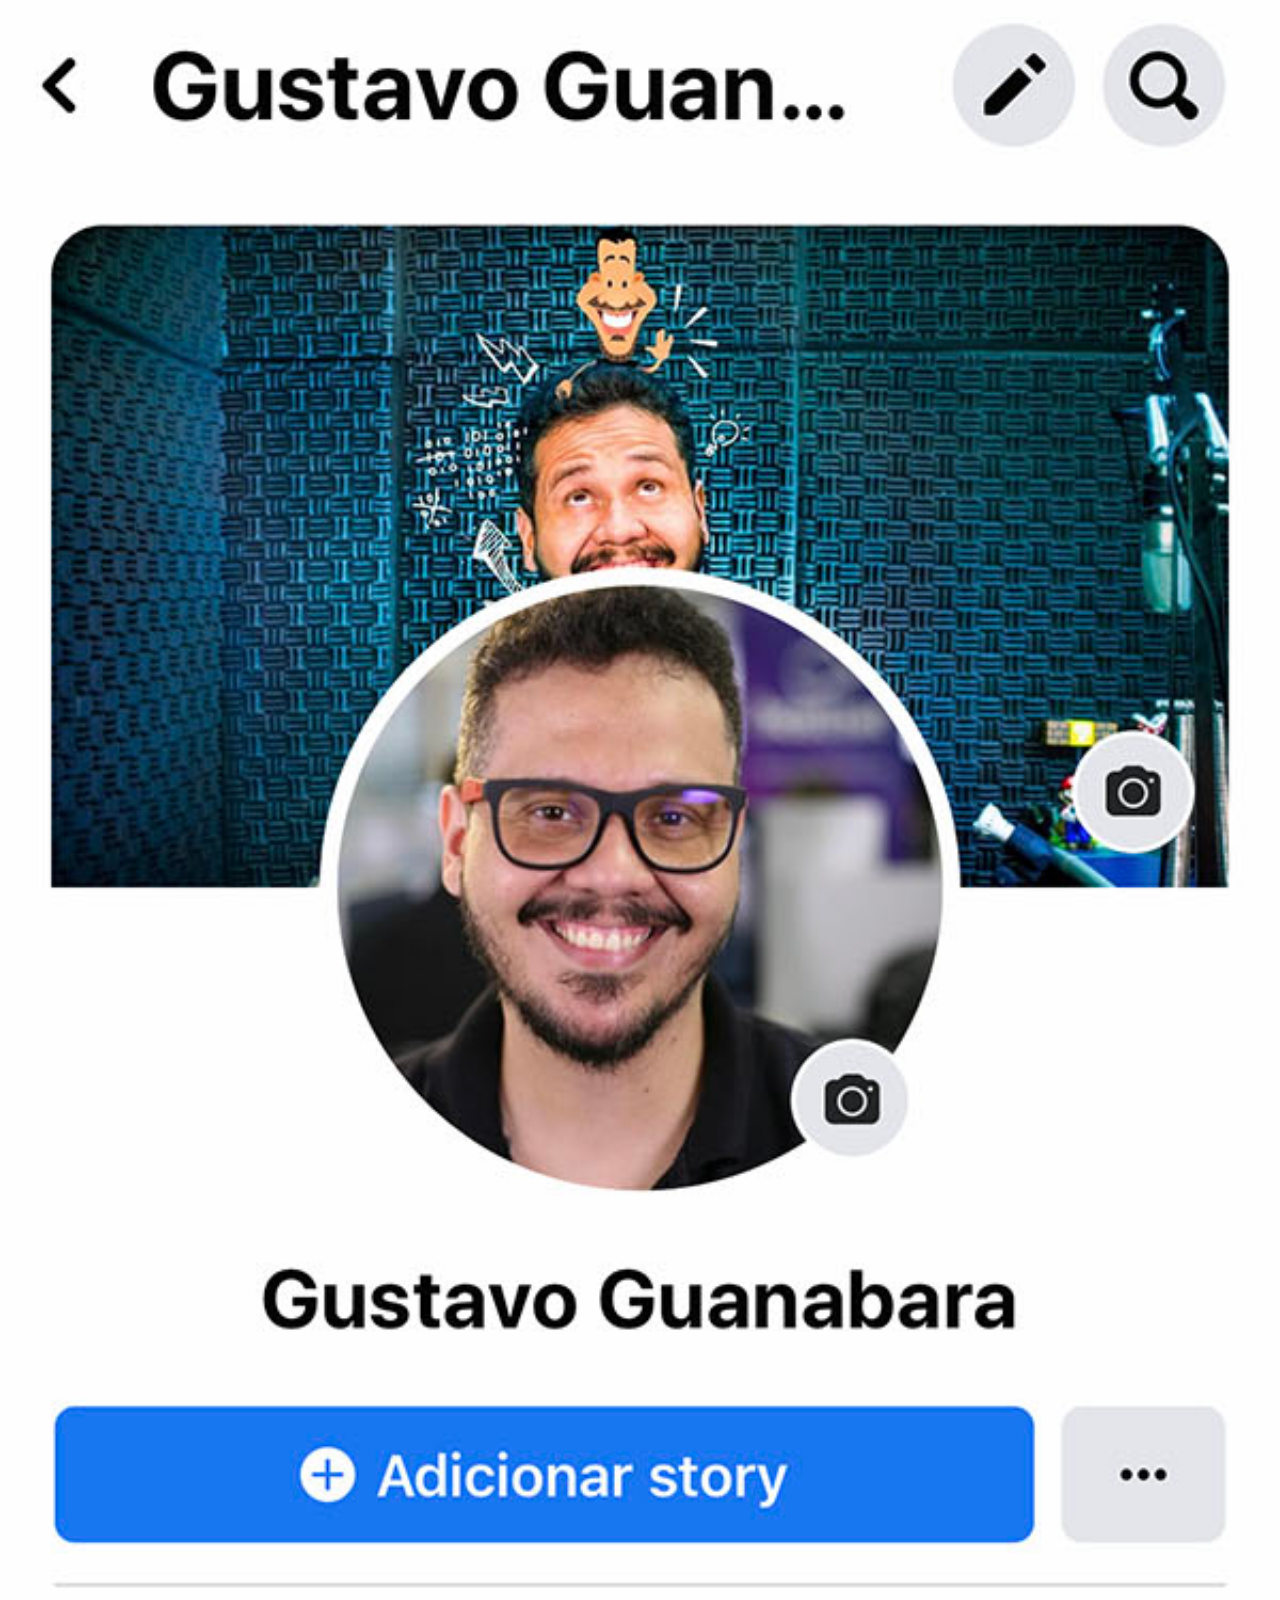
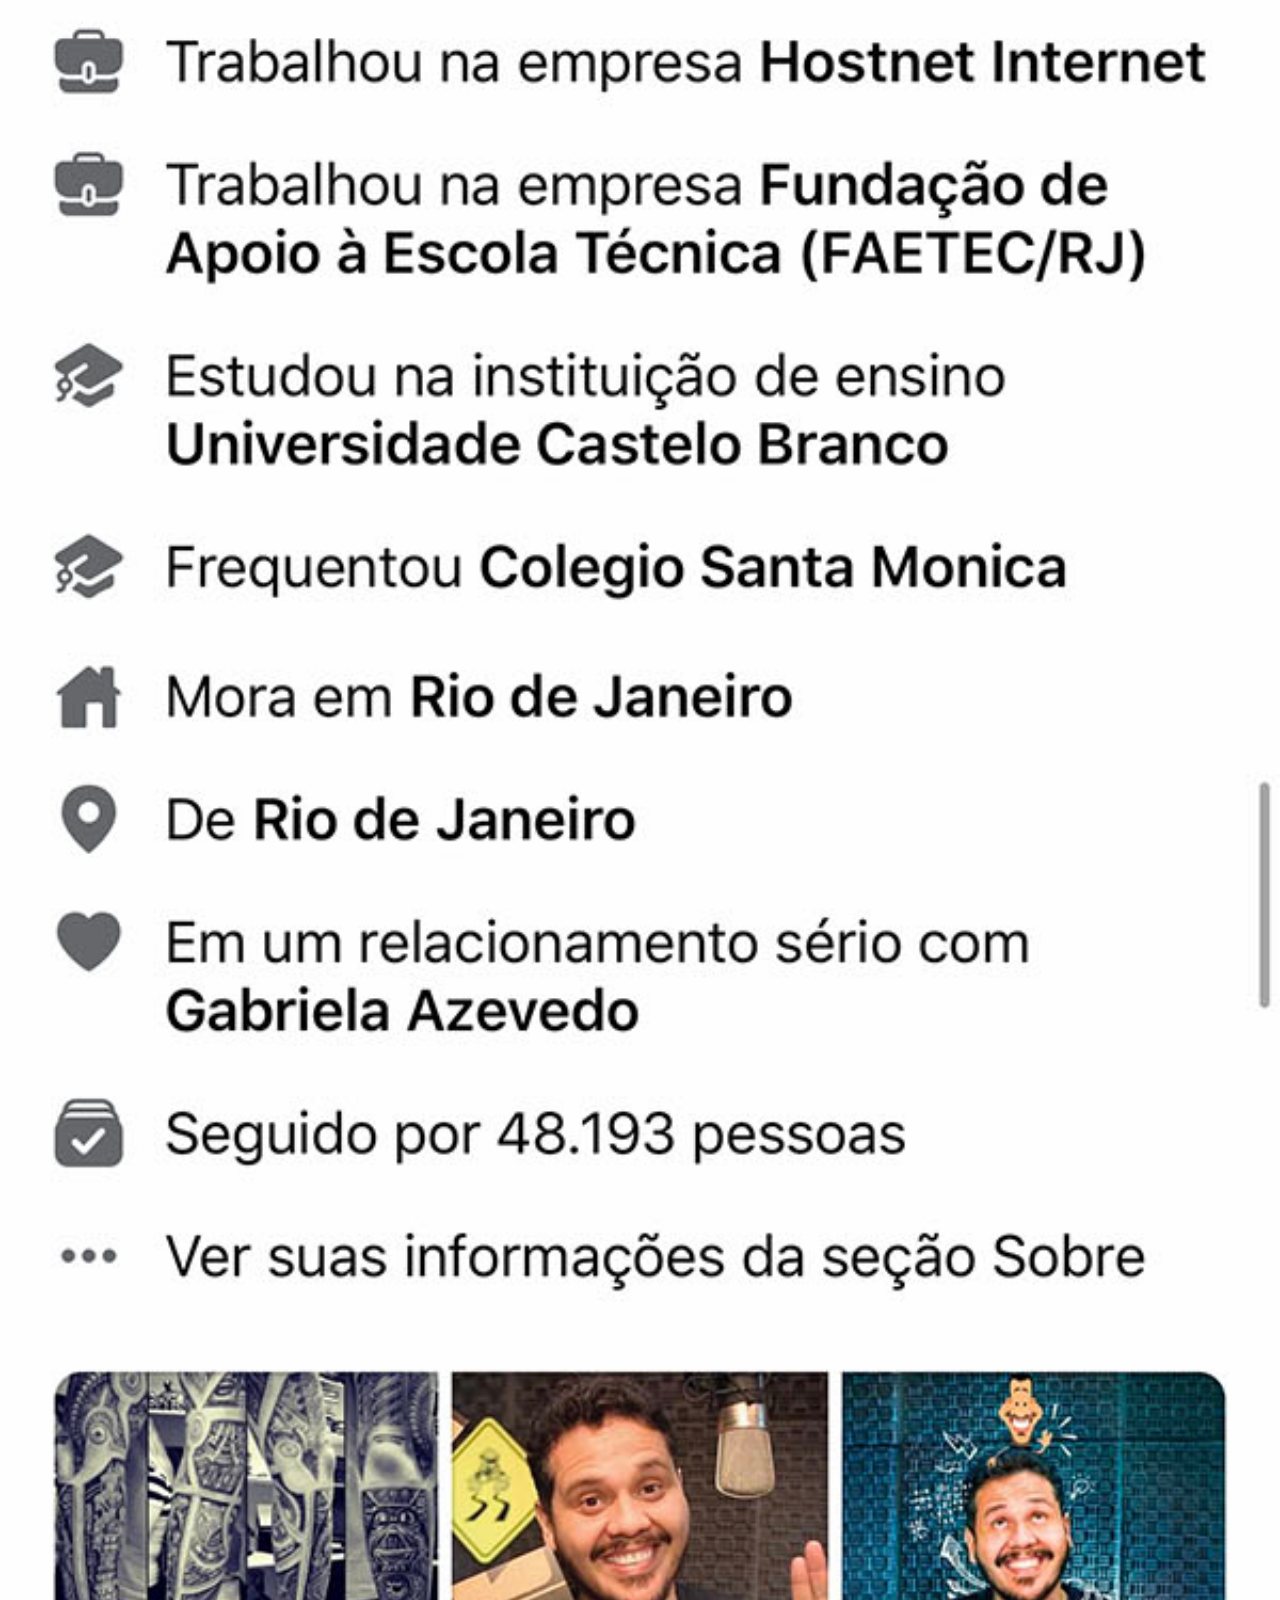
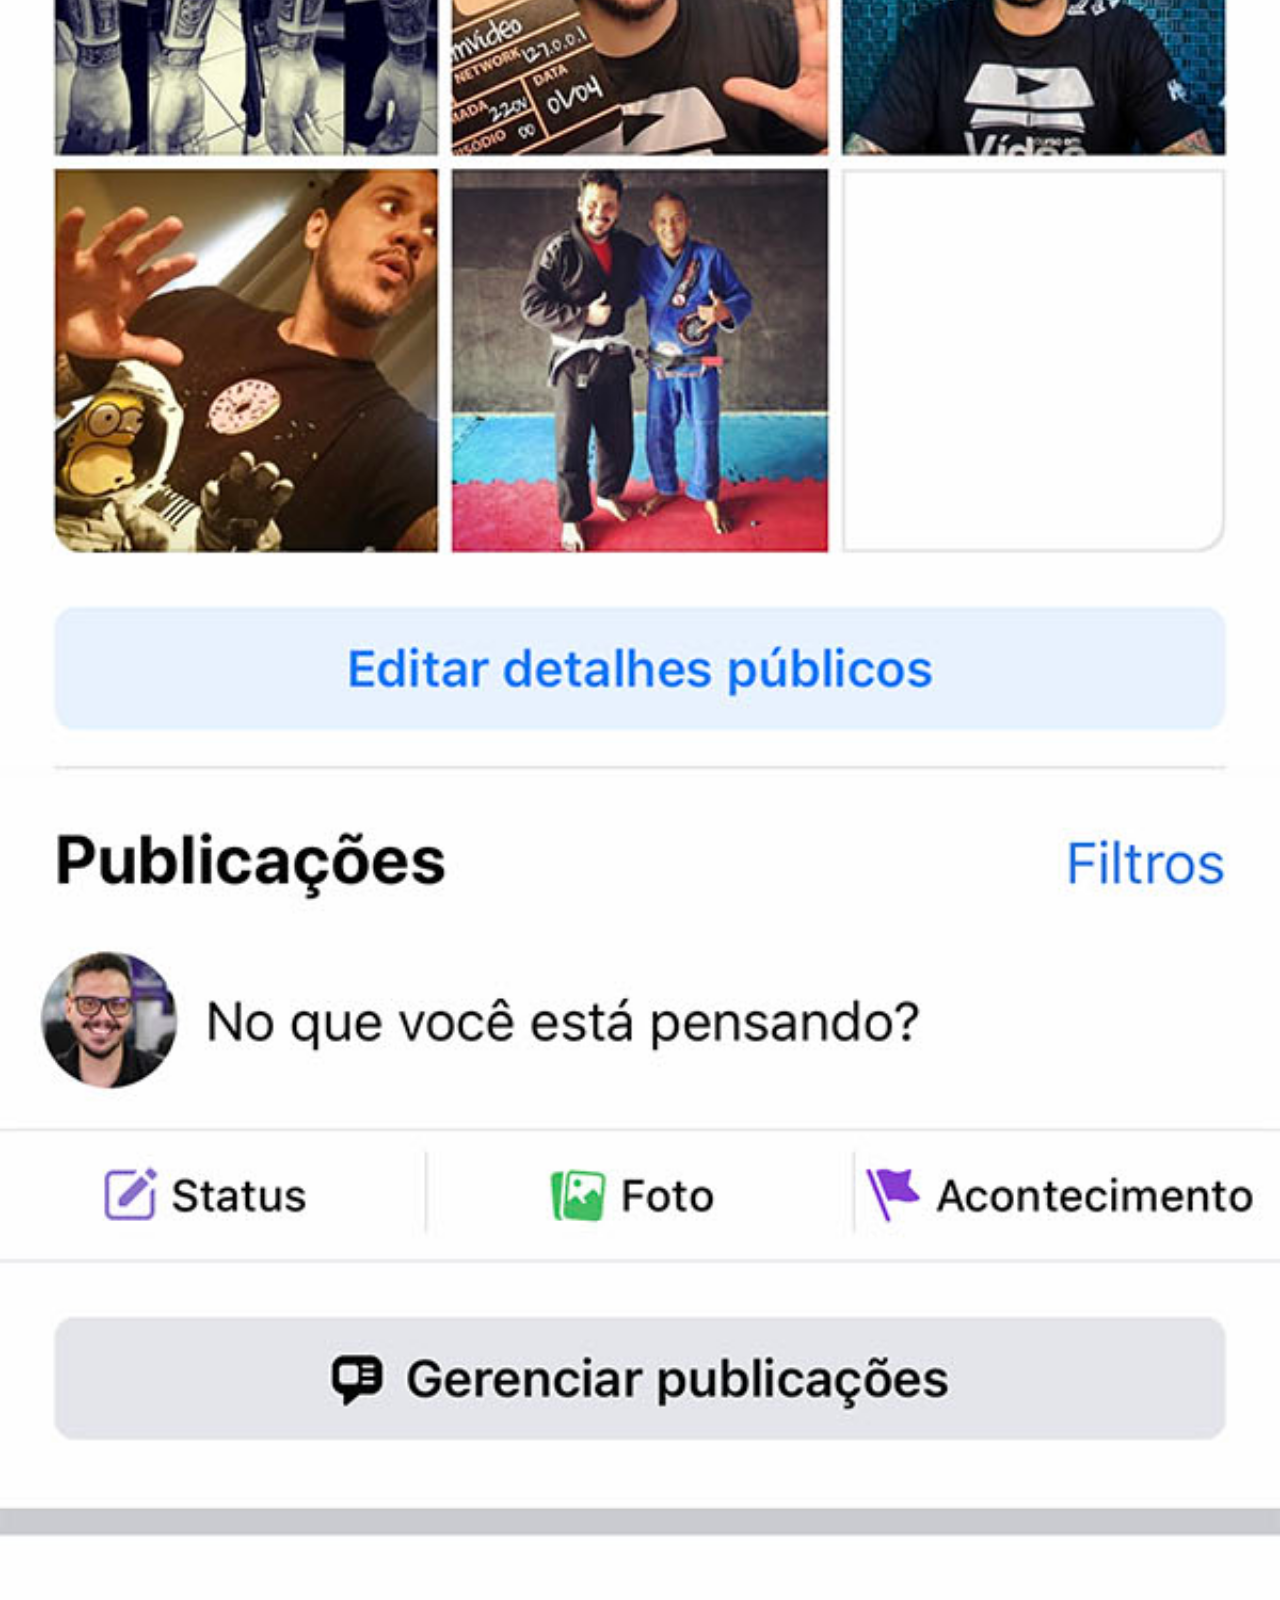
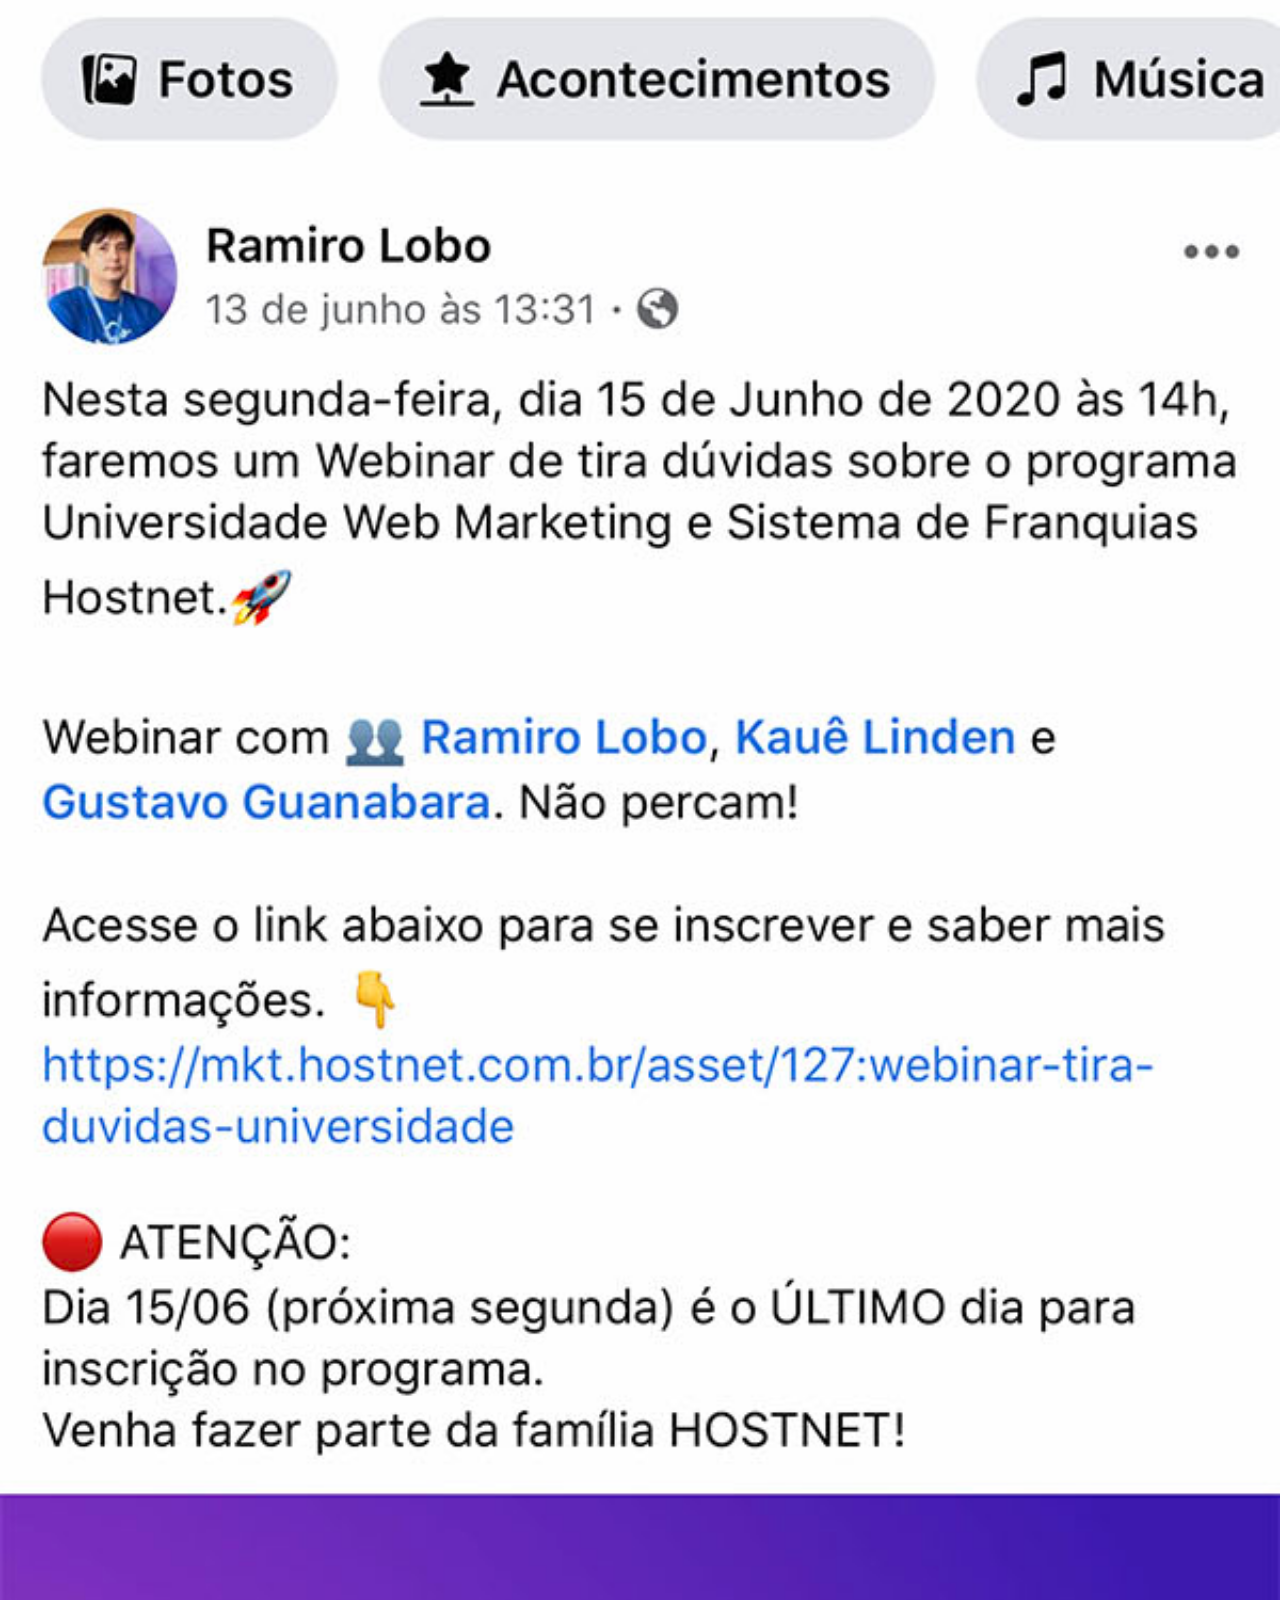
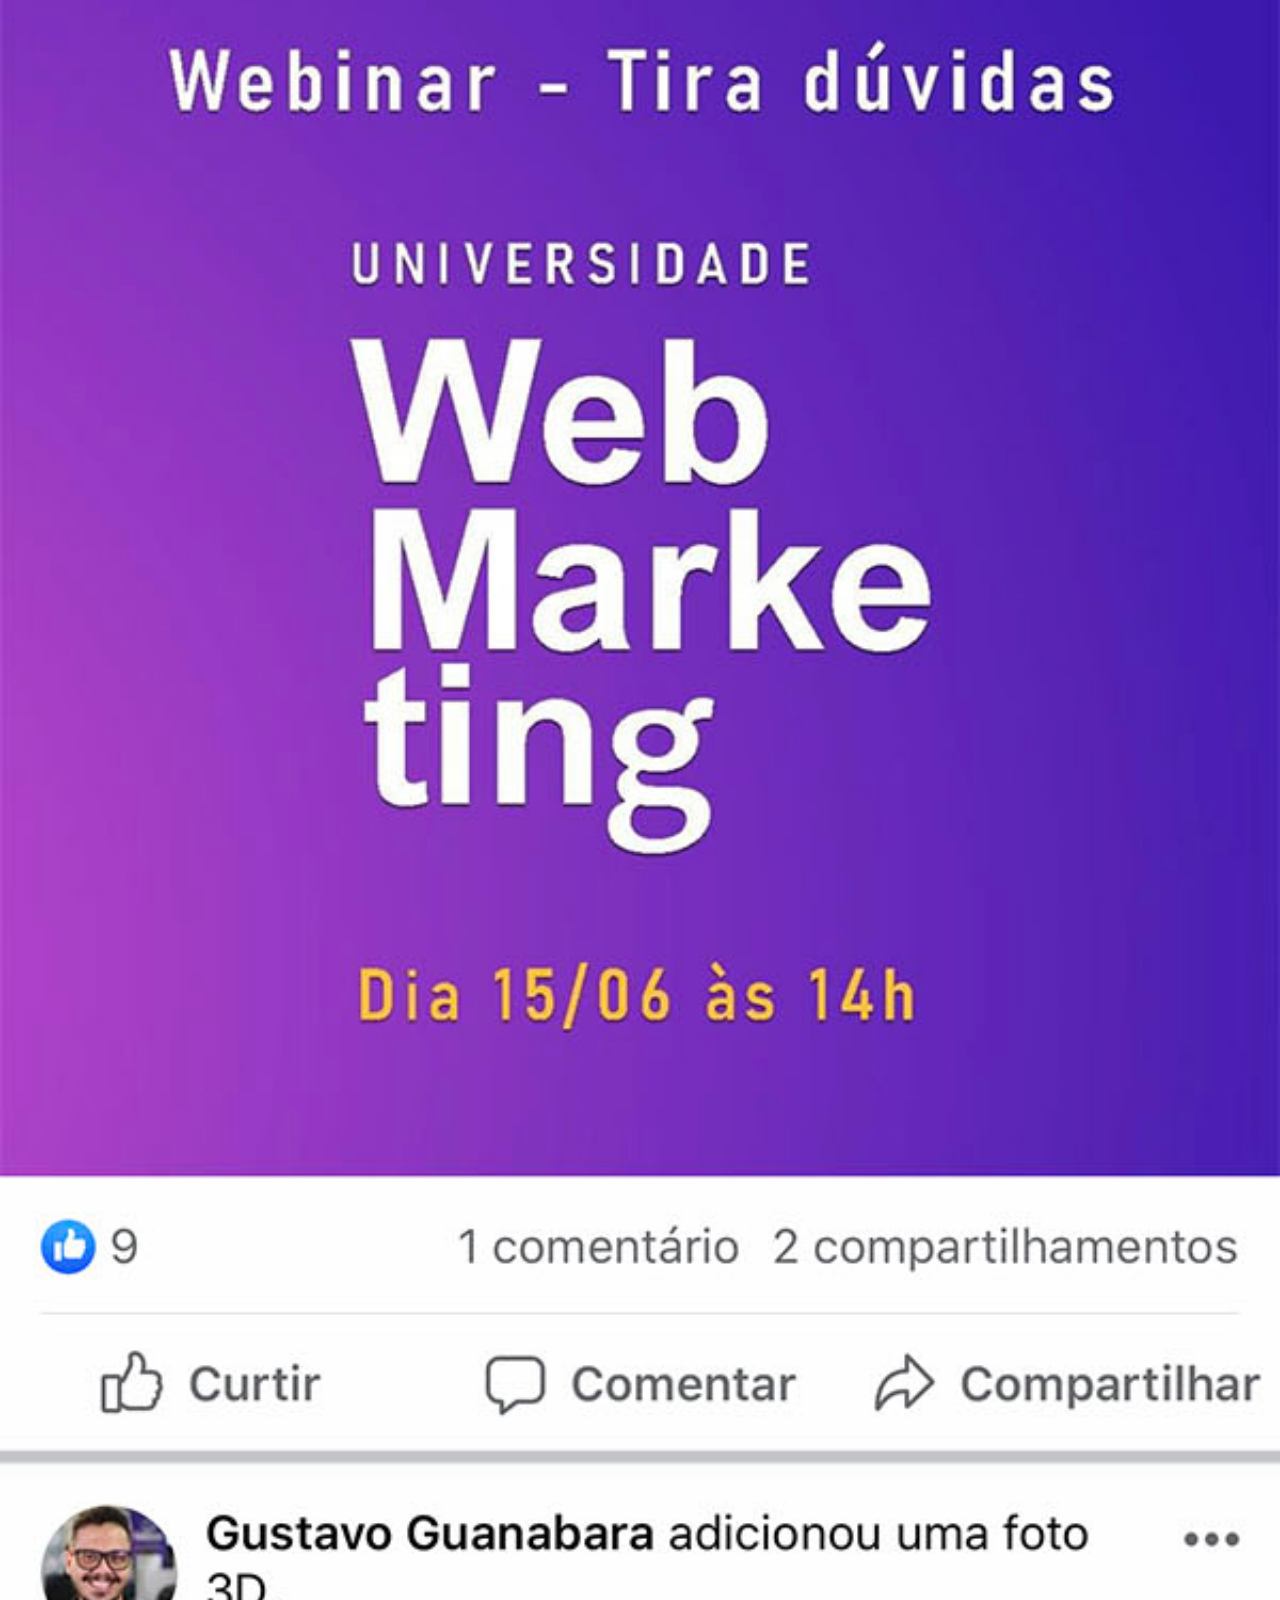
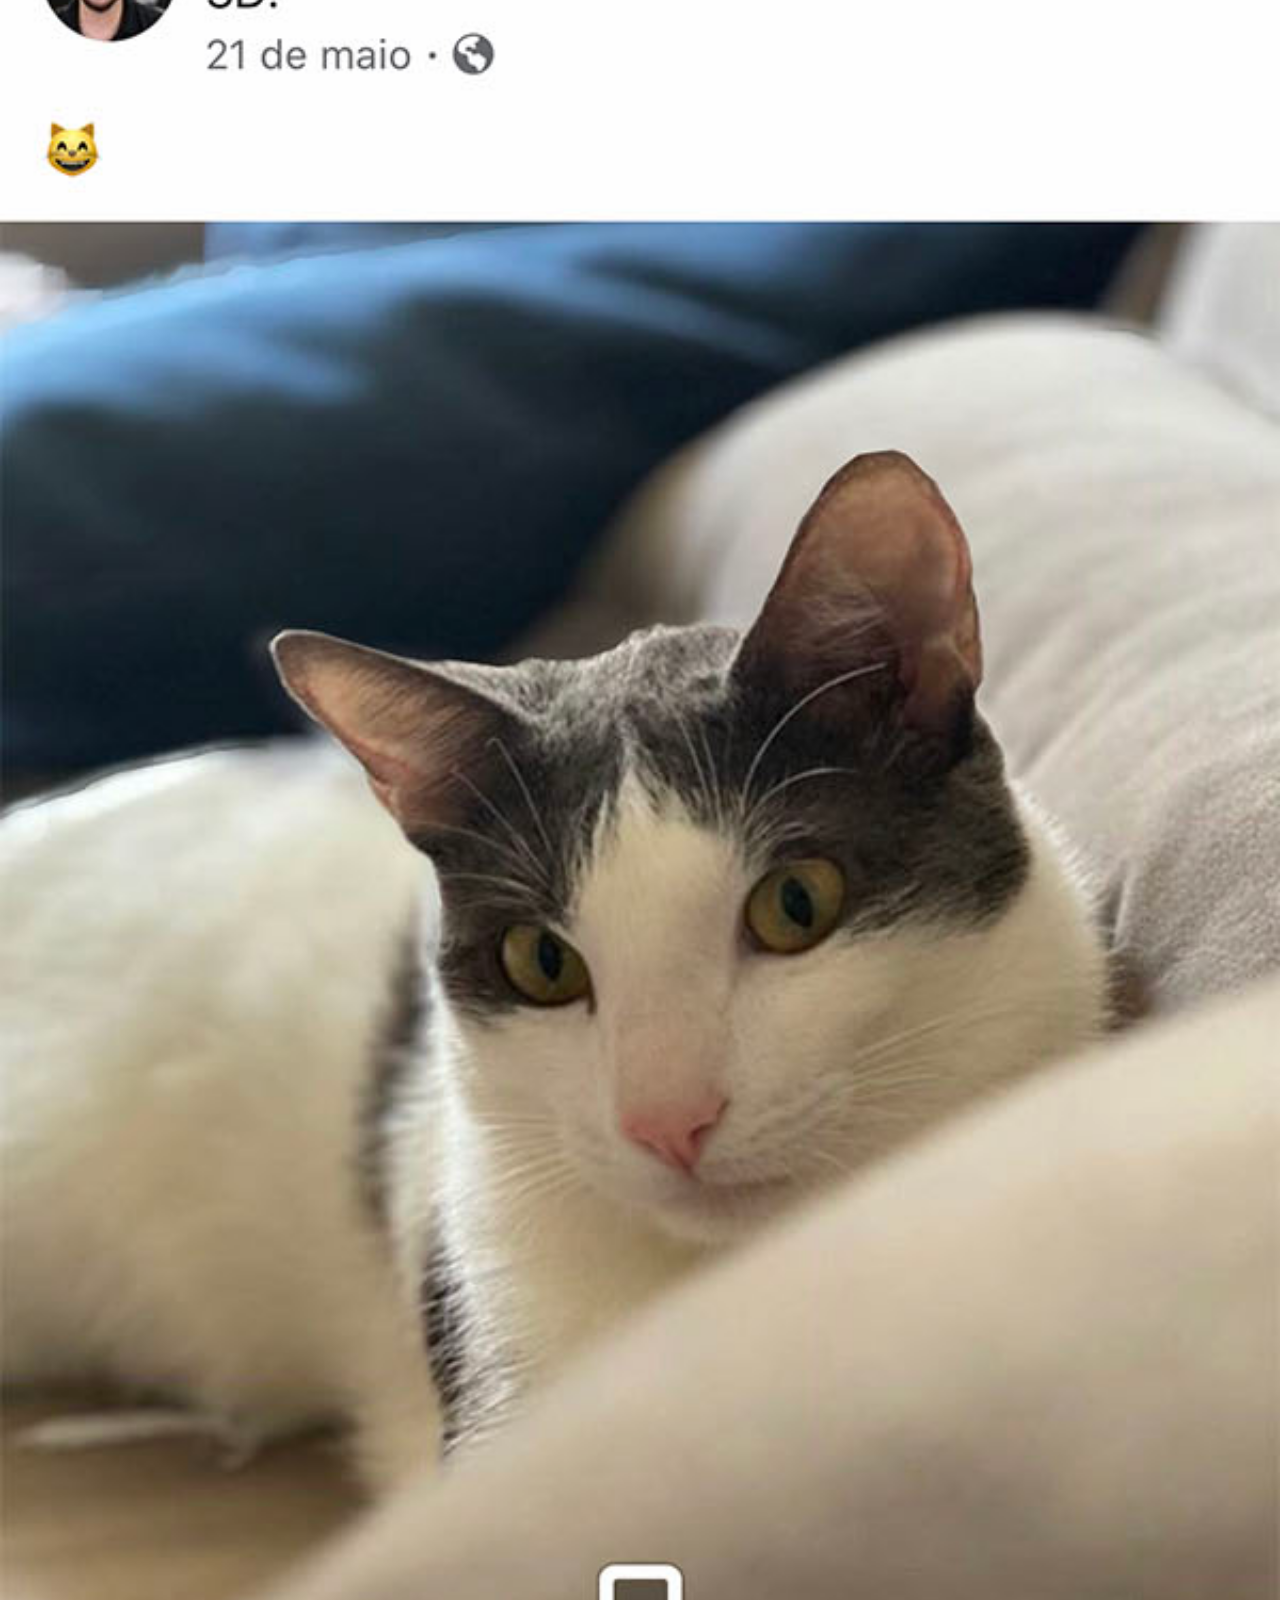
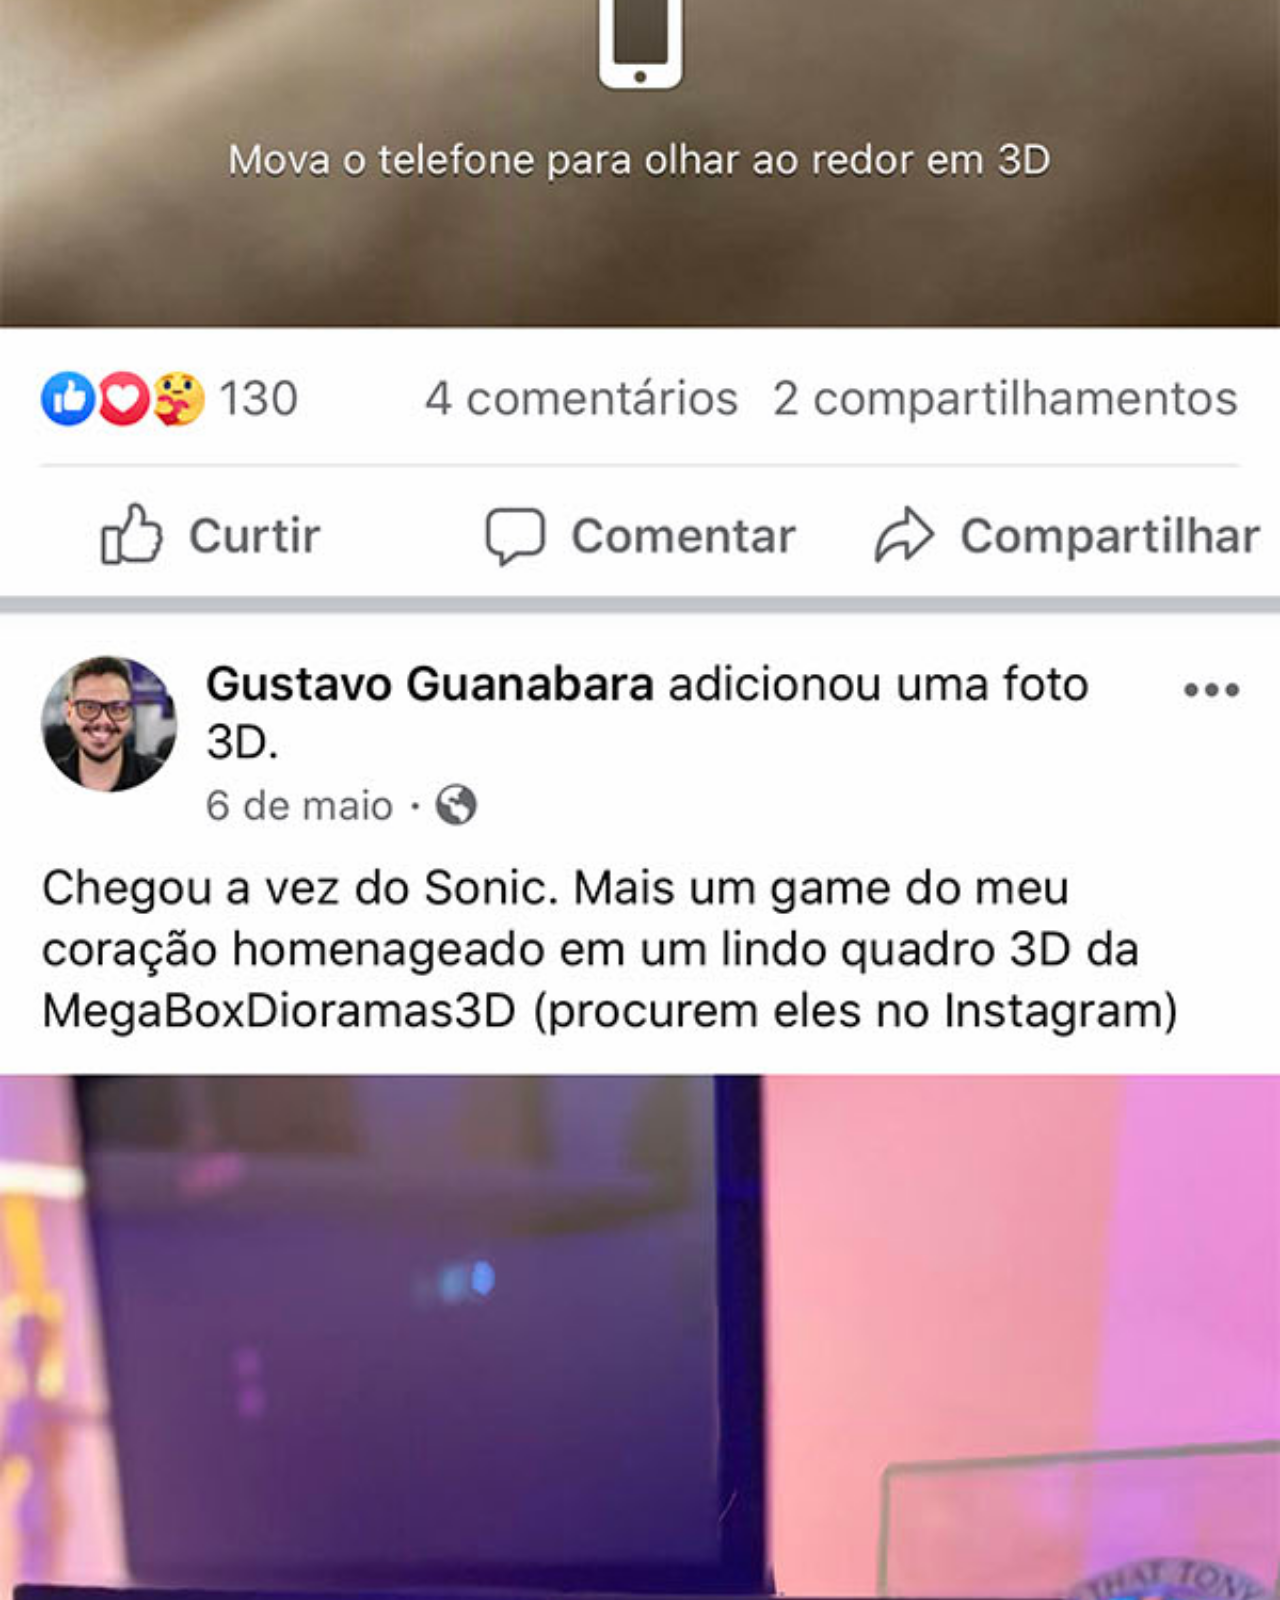
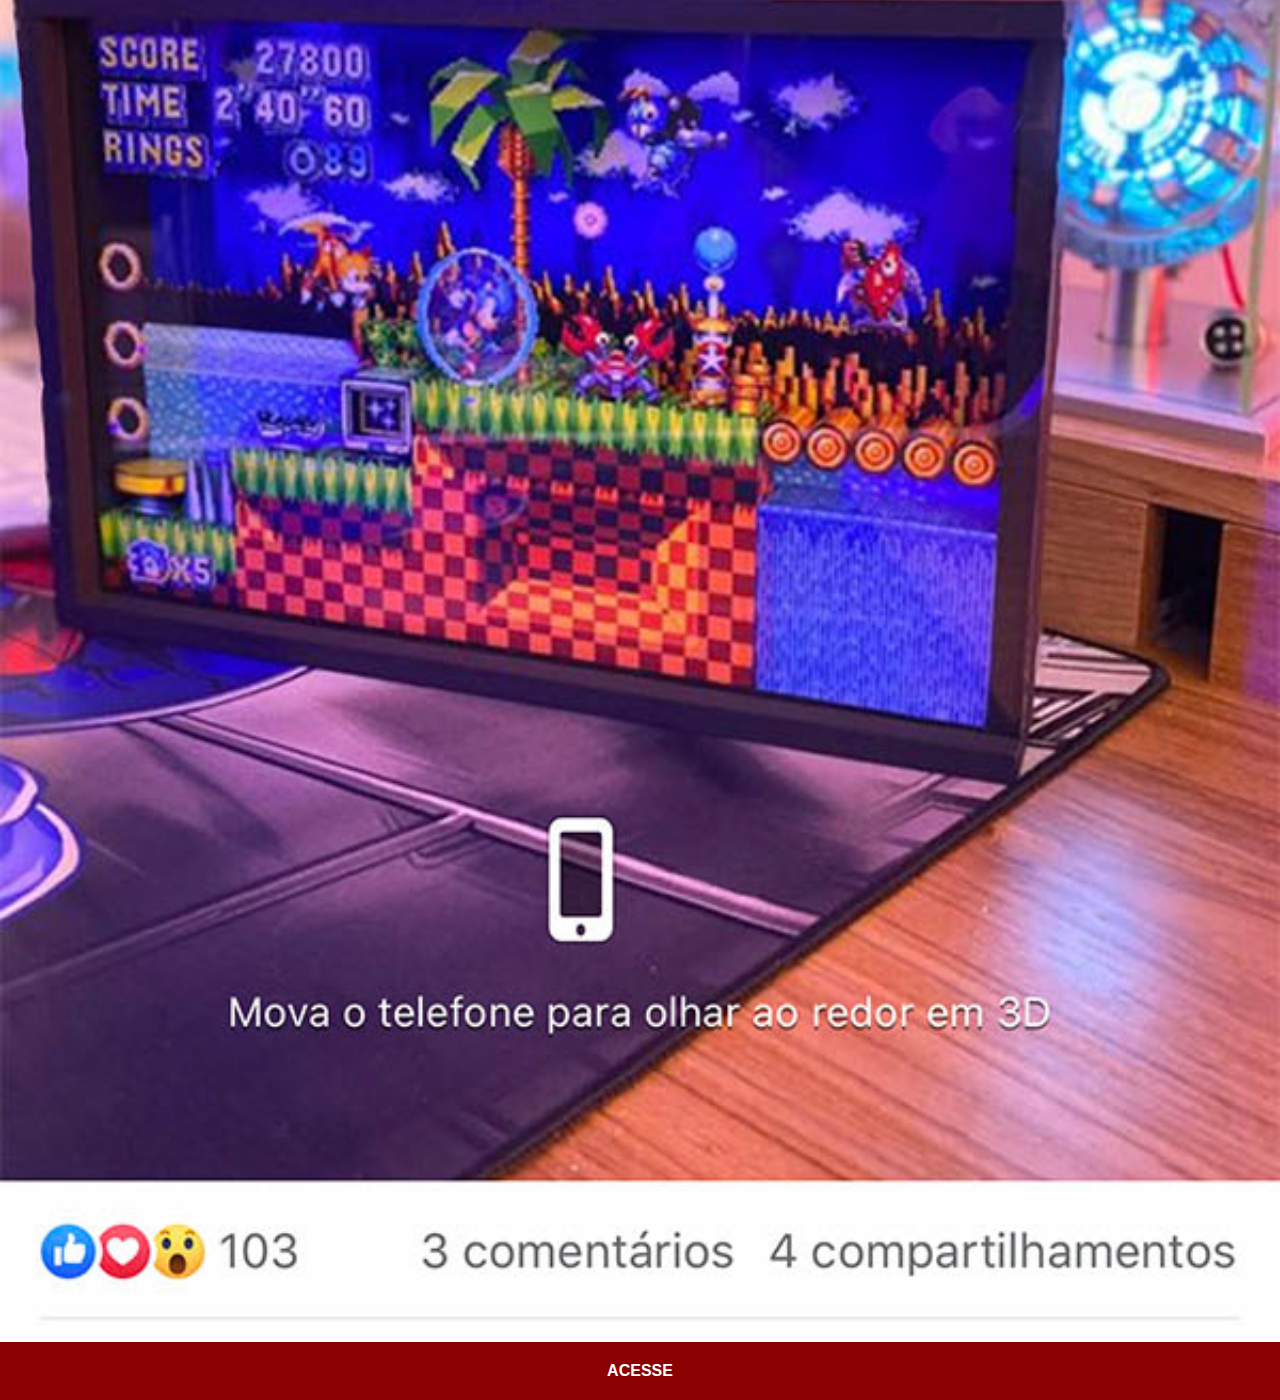
<file: facebook.html>
<!DOCTYPE html>
<html lang="pt-br">
<head>
    <meta charset="UTF-8">
    <meta name="viewport" content="width=device-width, initial-scale=1.0">
    <title>Document</title> 
    <link rel="stylesheet" href="estilos/social.css">
</head>
<body>
    <img src="imagens/tela-facebook.jpg" alt="Facebook">
    <a href="https://www.facebook.com/" target="_blank">ACESSE</a>
</body>
</html>
</file>
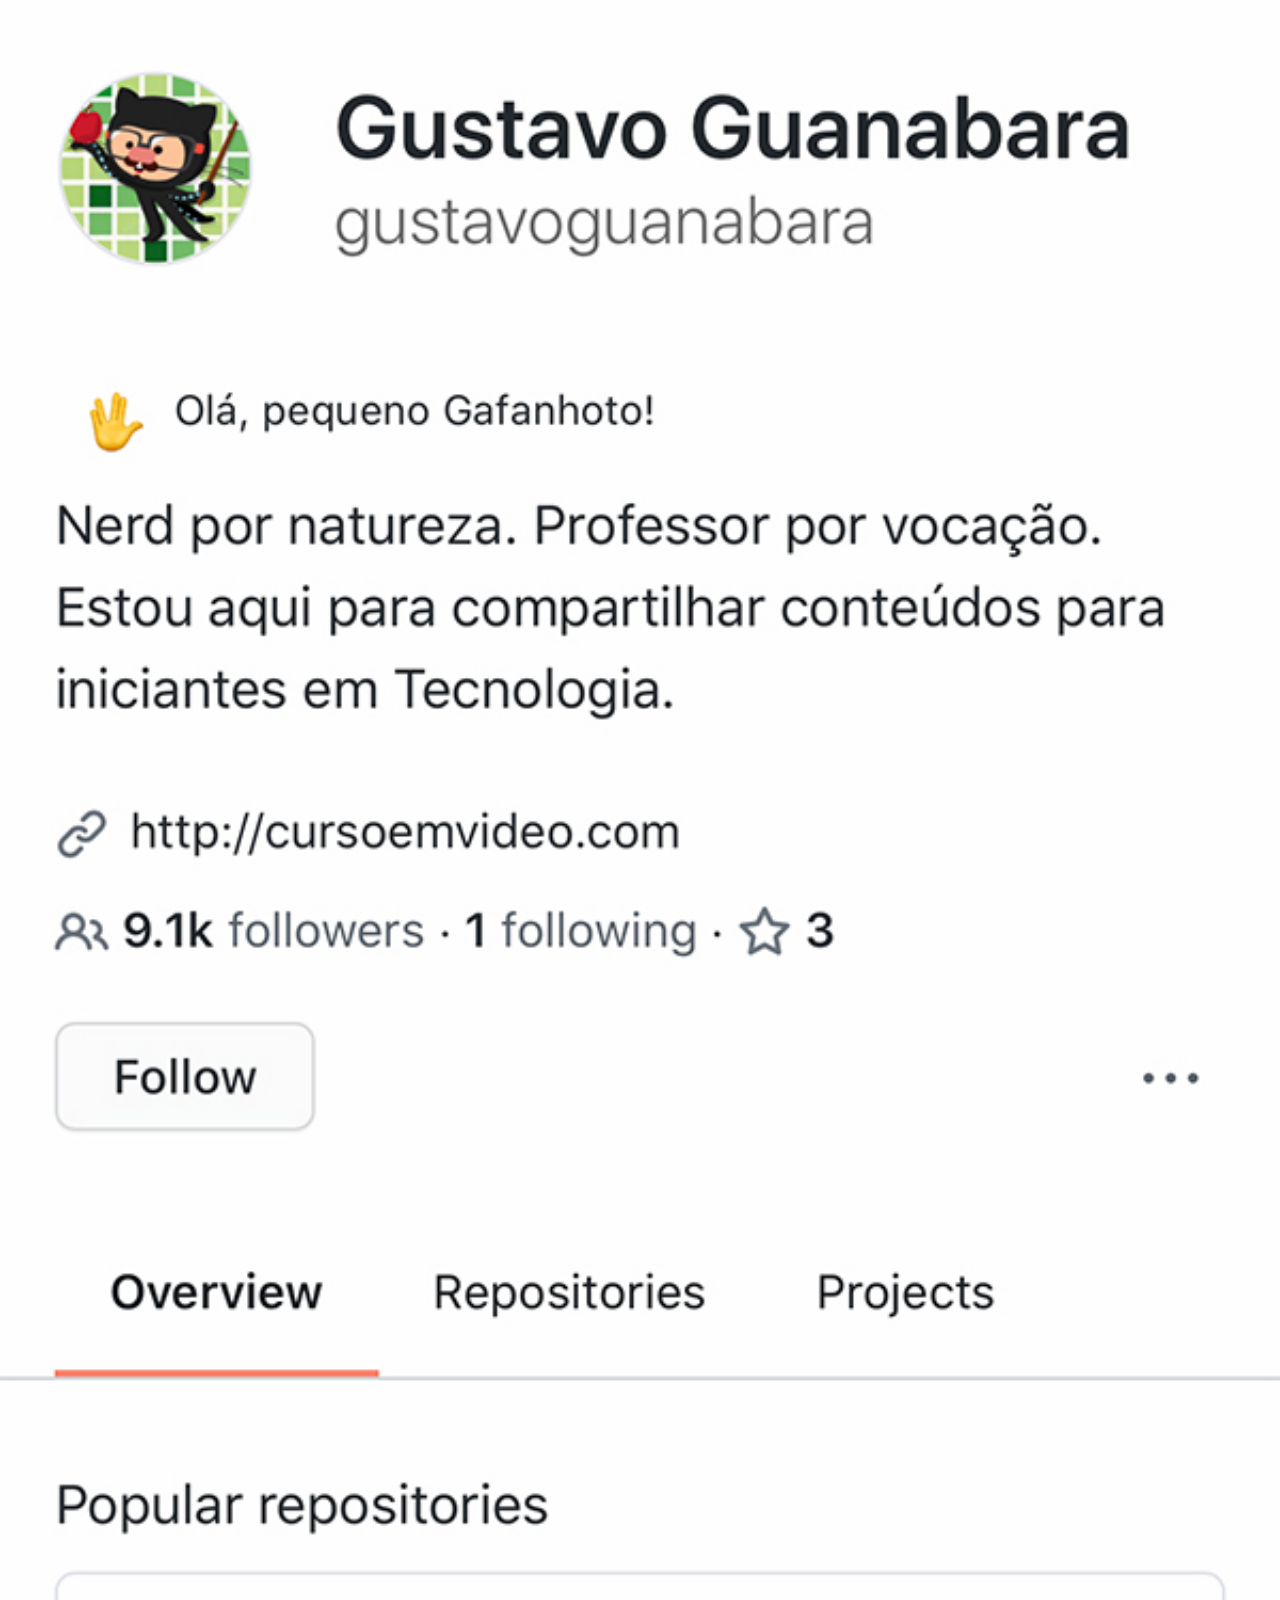
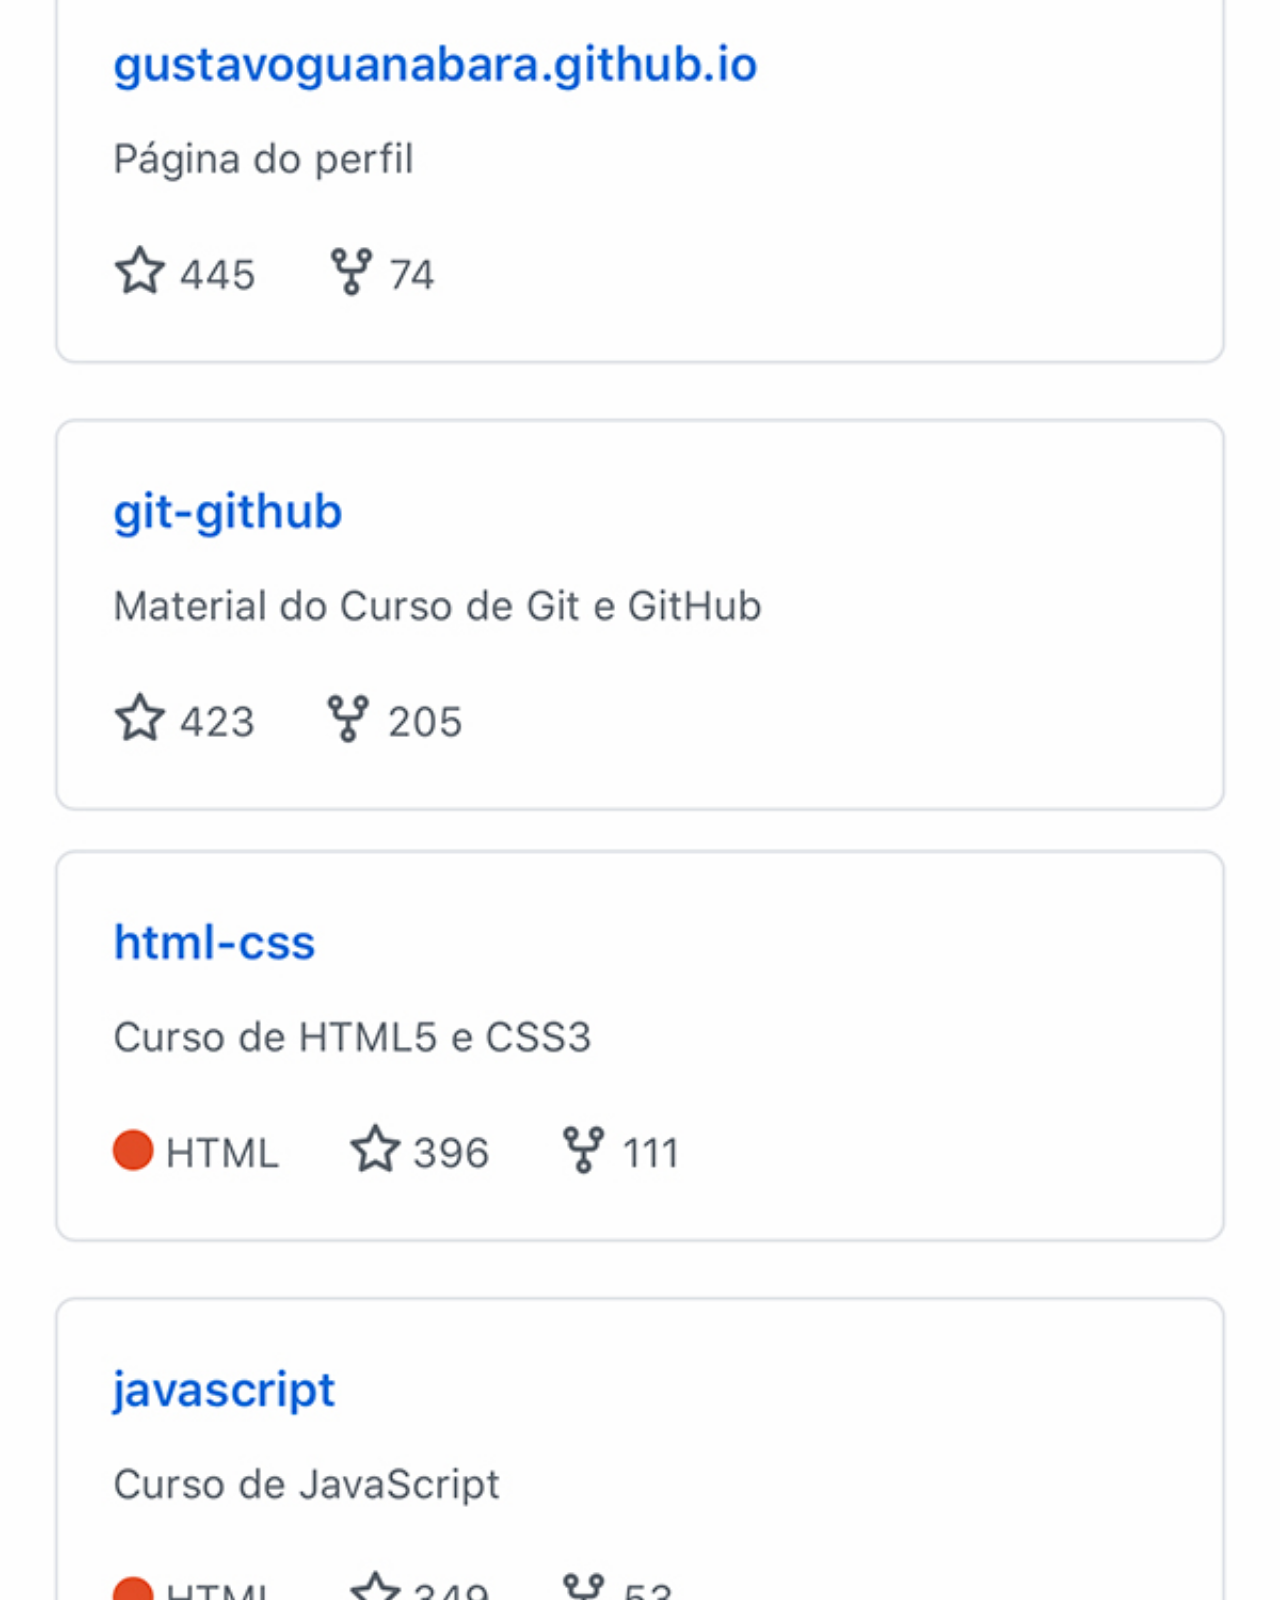
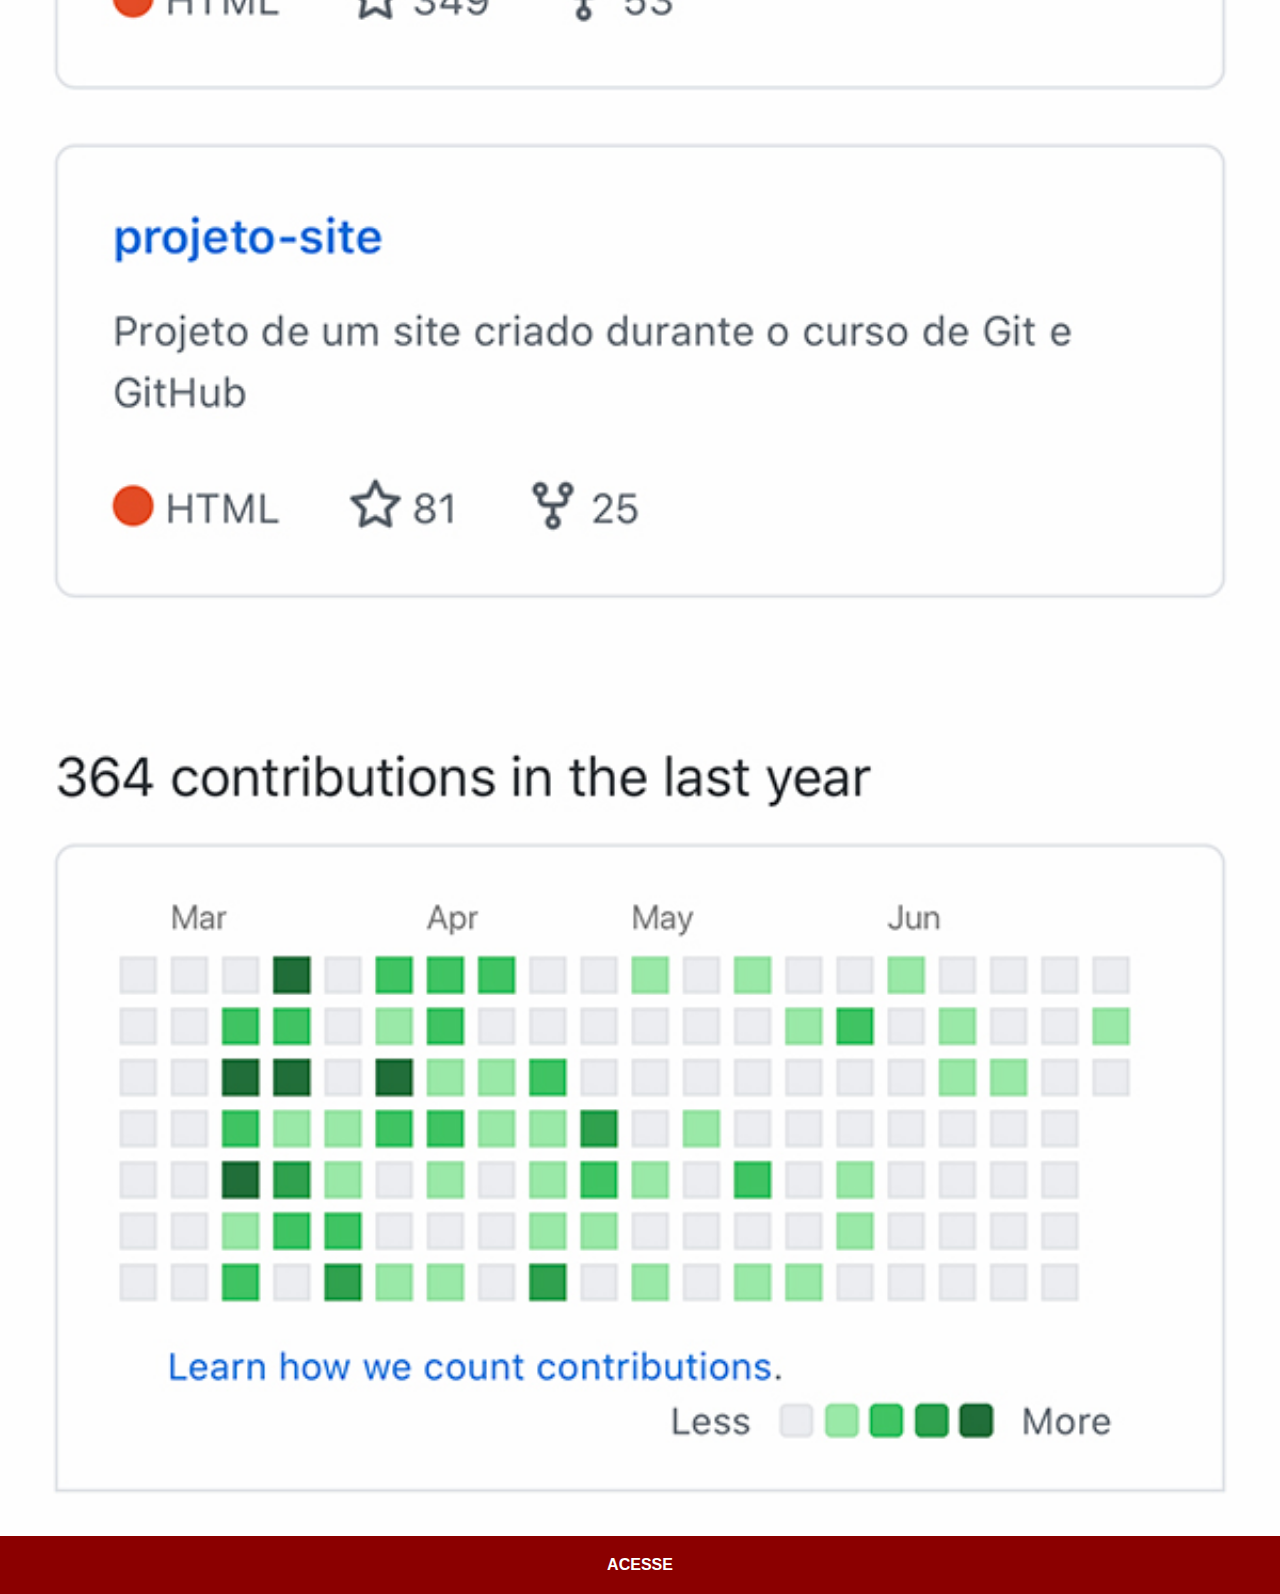
<file: github.html>
<!DOCTYPE html>
<html lang="pt-br">
<head>
    <meta charset="UTF-8">
    <meta name="viewport" content="width=device-width, initial-scale=1.0">
    <title>GitHub</title>
    <link rel="stylesheet" href="estilos/social.css">
</head>
<body>
    <img src="imagens/tela-github.jpg" alt="GitHub">
    <a href="https://github.com/ValdirVieiraJunior" target="_blank">ACESSE</a>
</body>
</html>
</file>
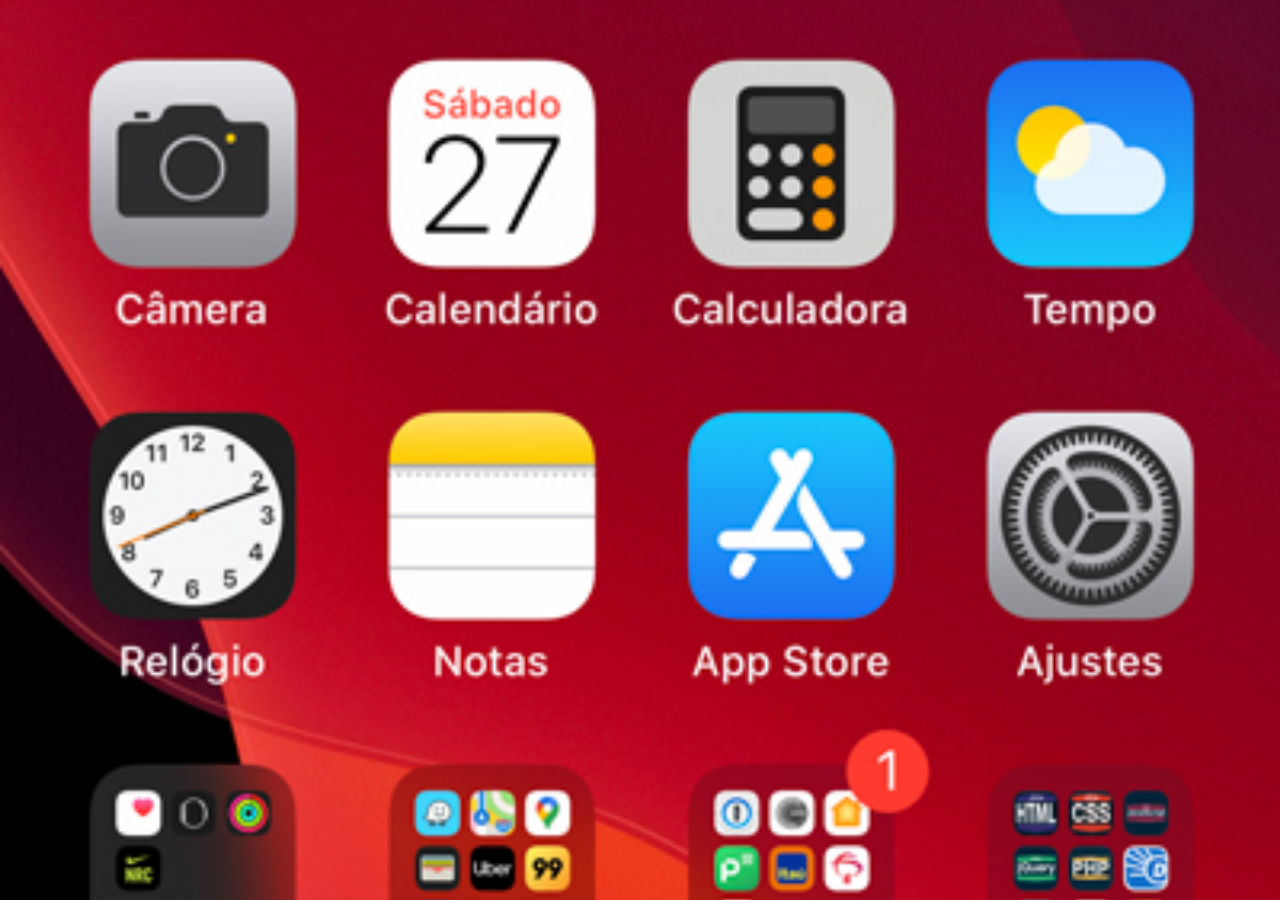
<file: home.html>
<!DOCTYPE html>
<html lang="pt-br">
<head>
    <meta charset="UTF-8">
    <meta name="viewport" content="width=device-width, initial-scale=1.0">
    <title>Home</title>
</head>
<style>
   * {
    margin: 0px;
    padding: 0px;
   } 

   body {
    width: 100vw;
    height: 100vh;
    background: black url('imagens/tela-home.jpg') no-repeat top center;
    background-size: cover;
   }
</style>
<body>
    
</body>
</html>
</file>
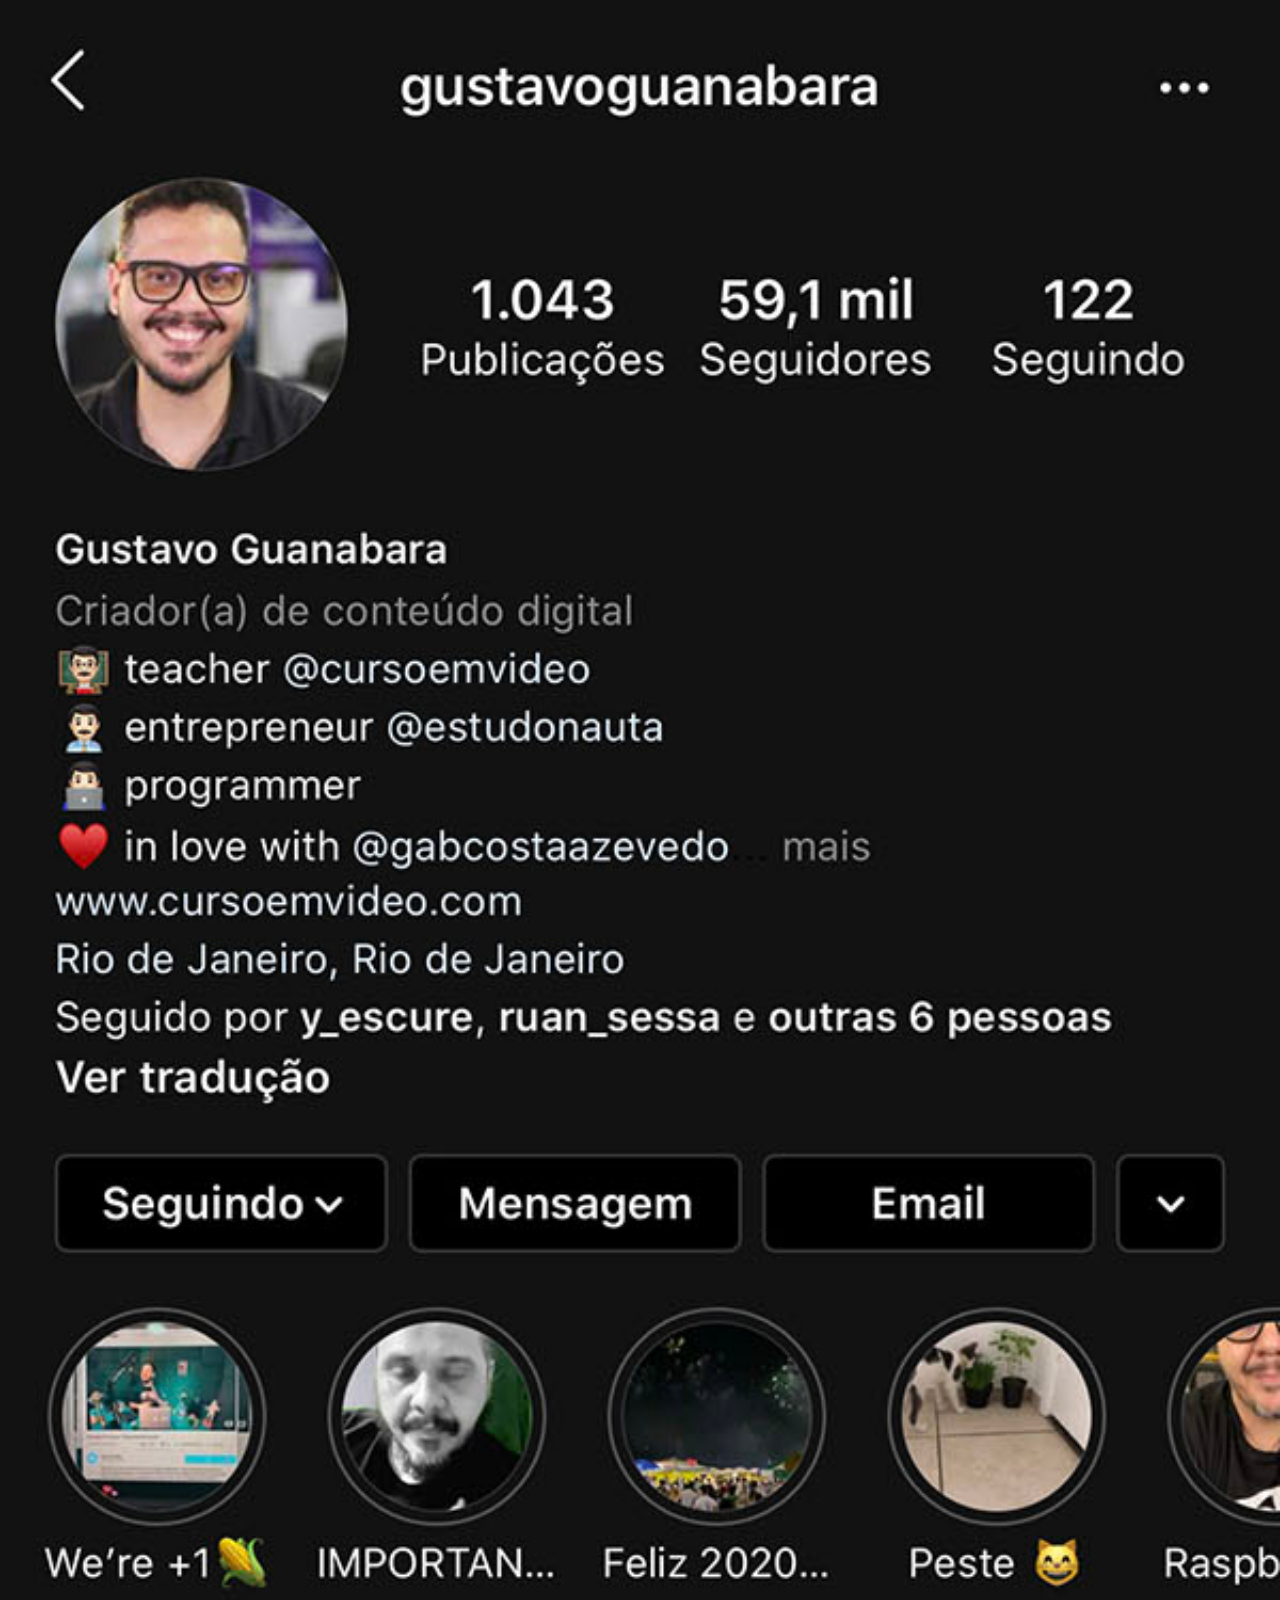
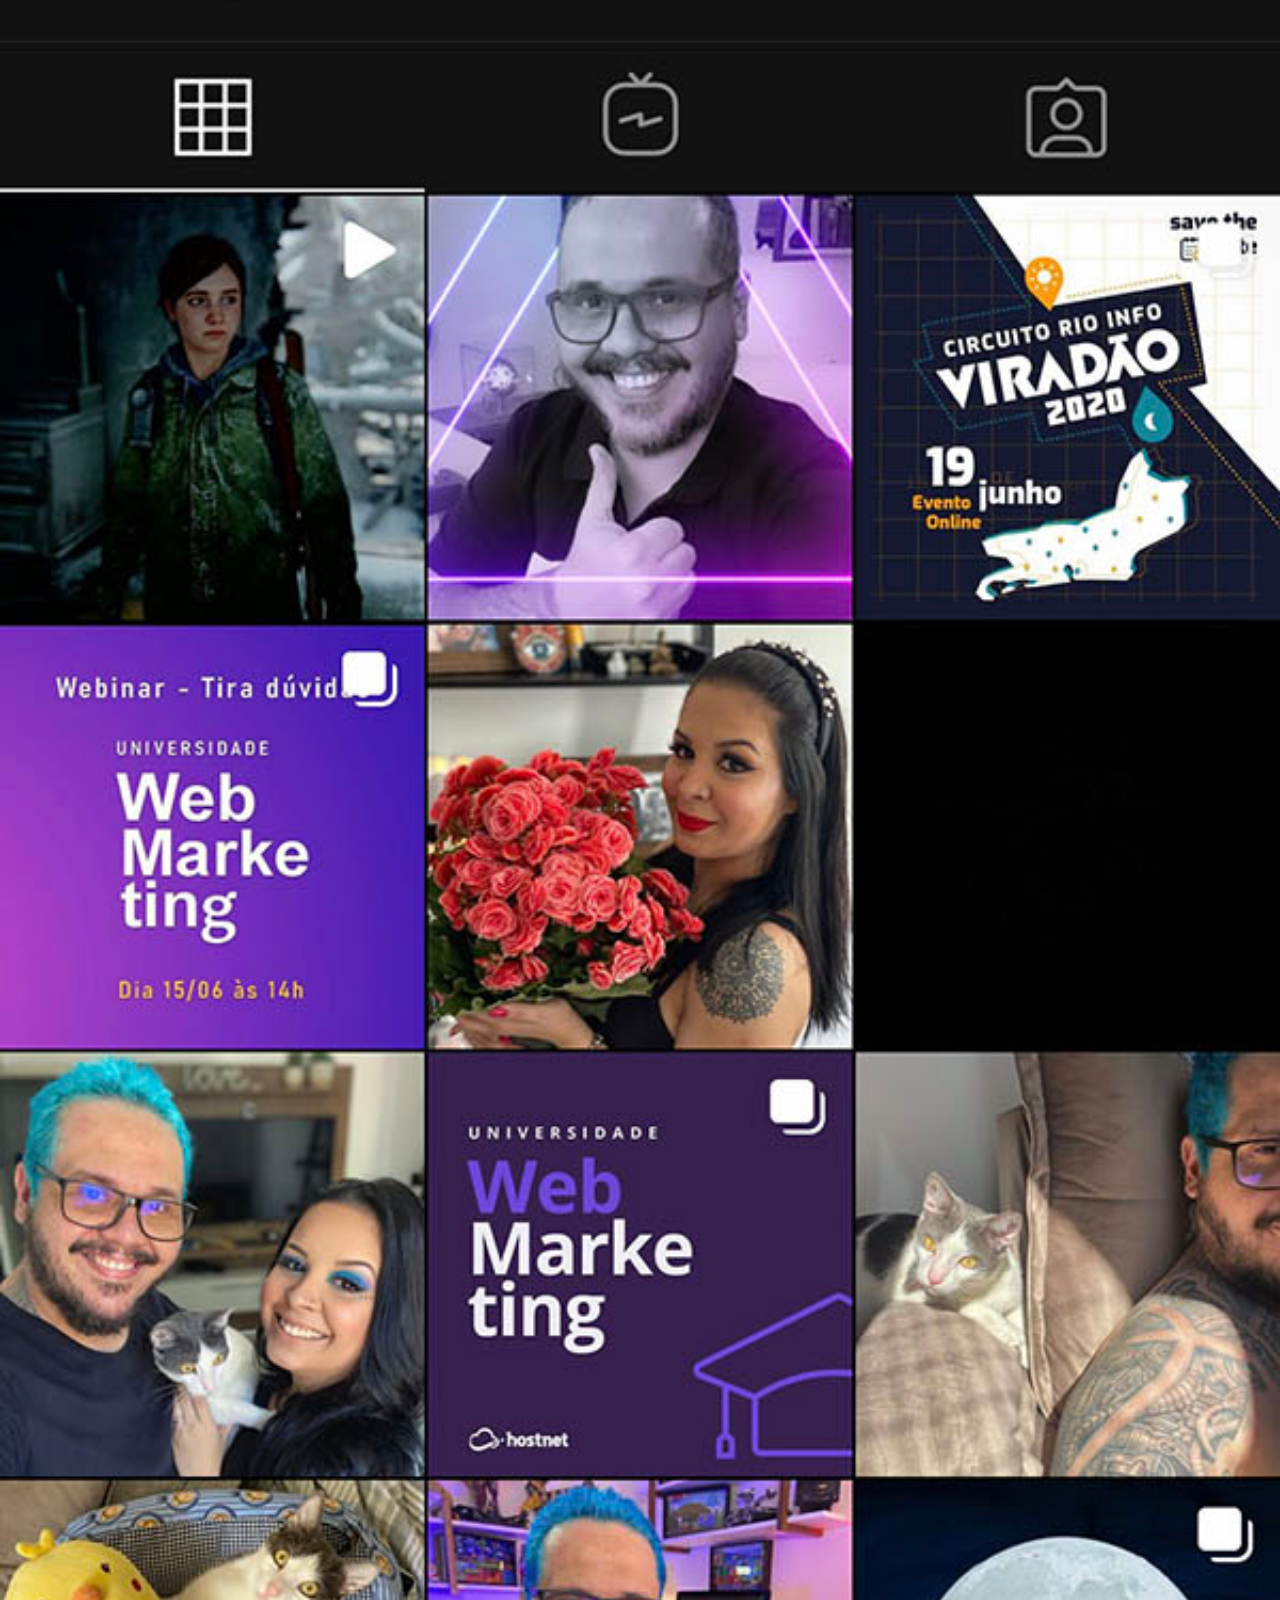
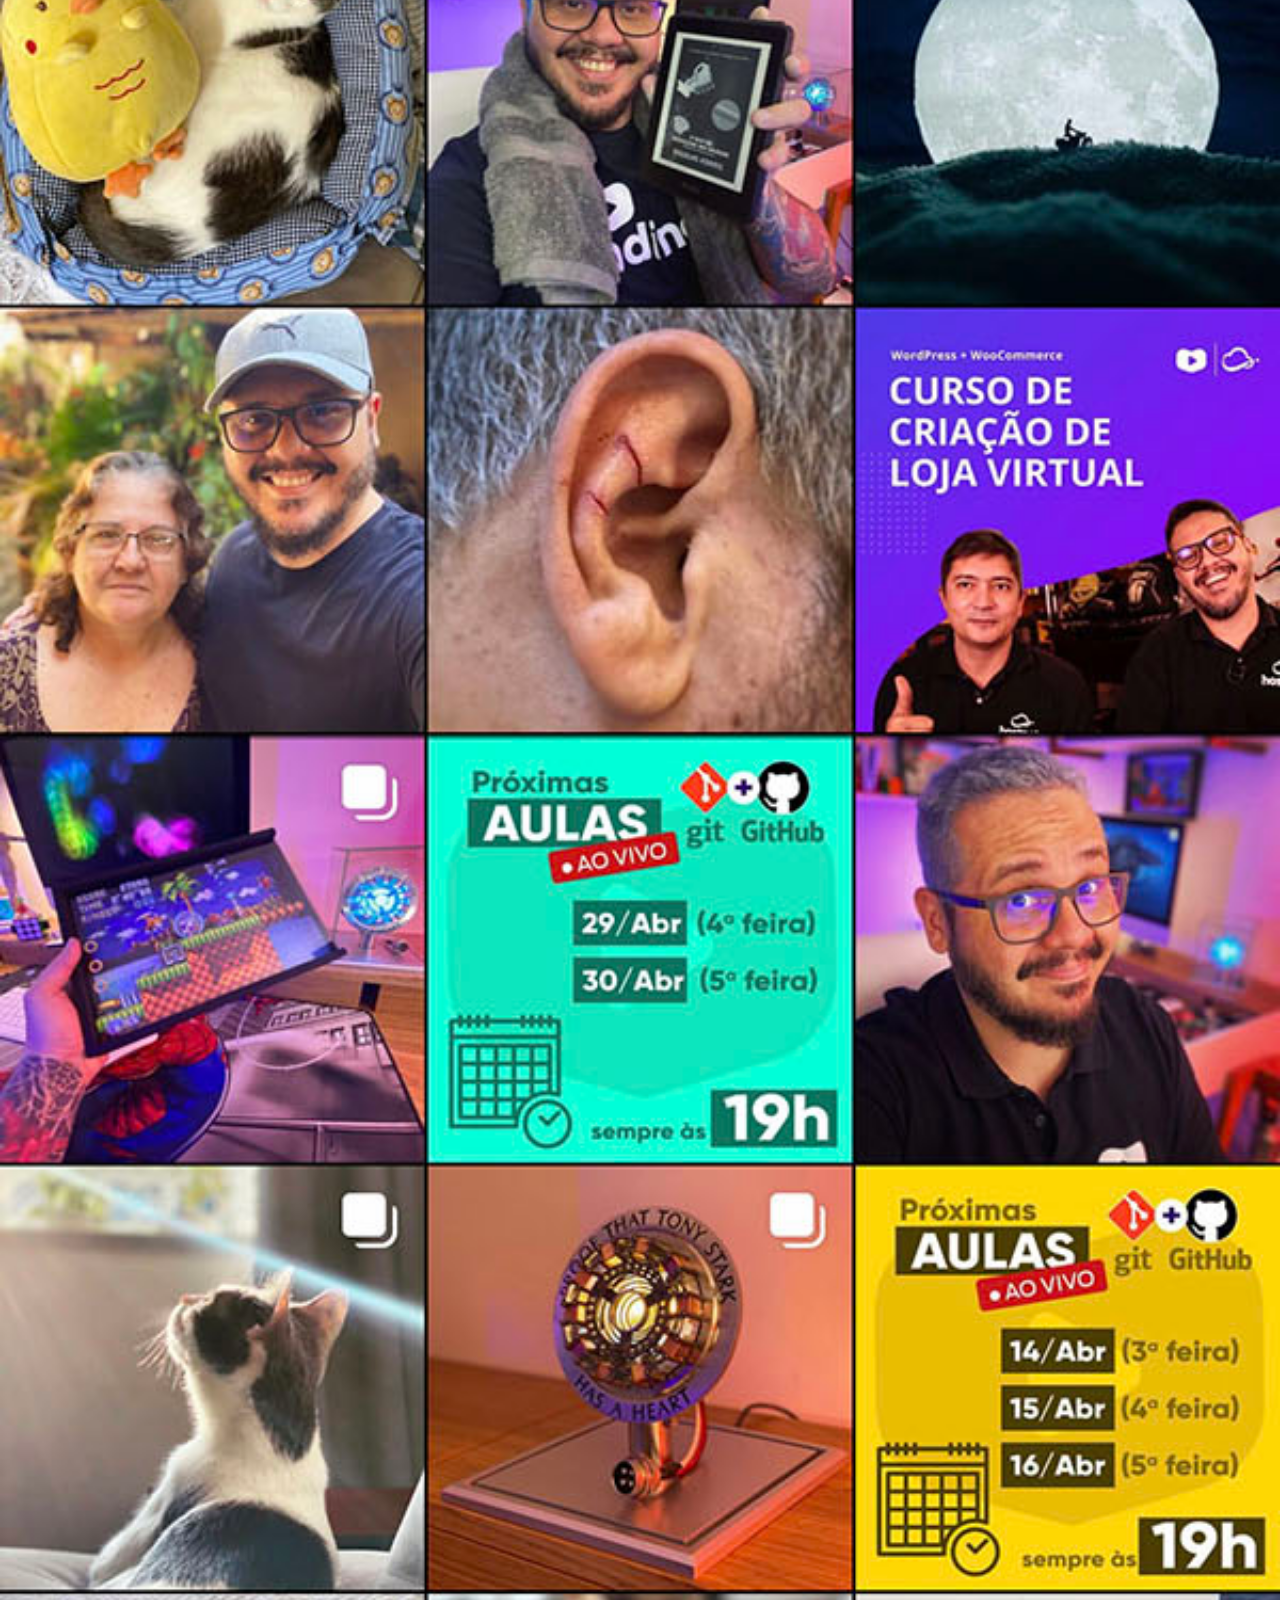
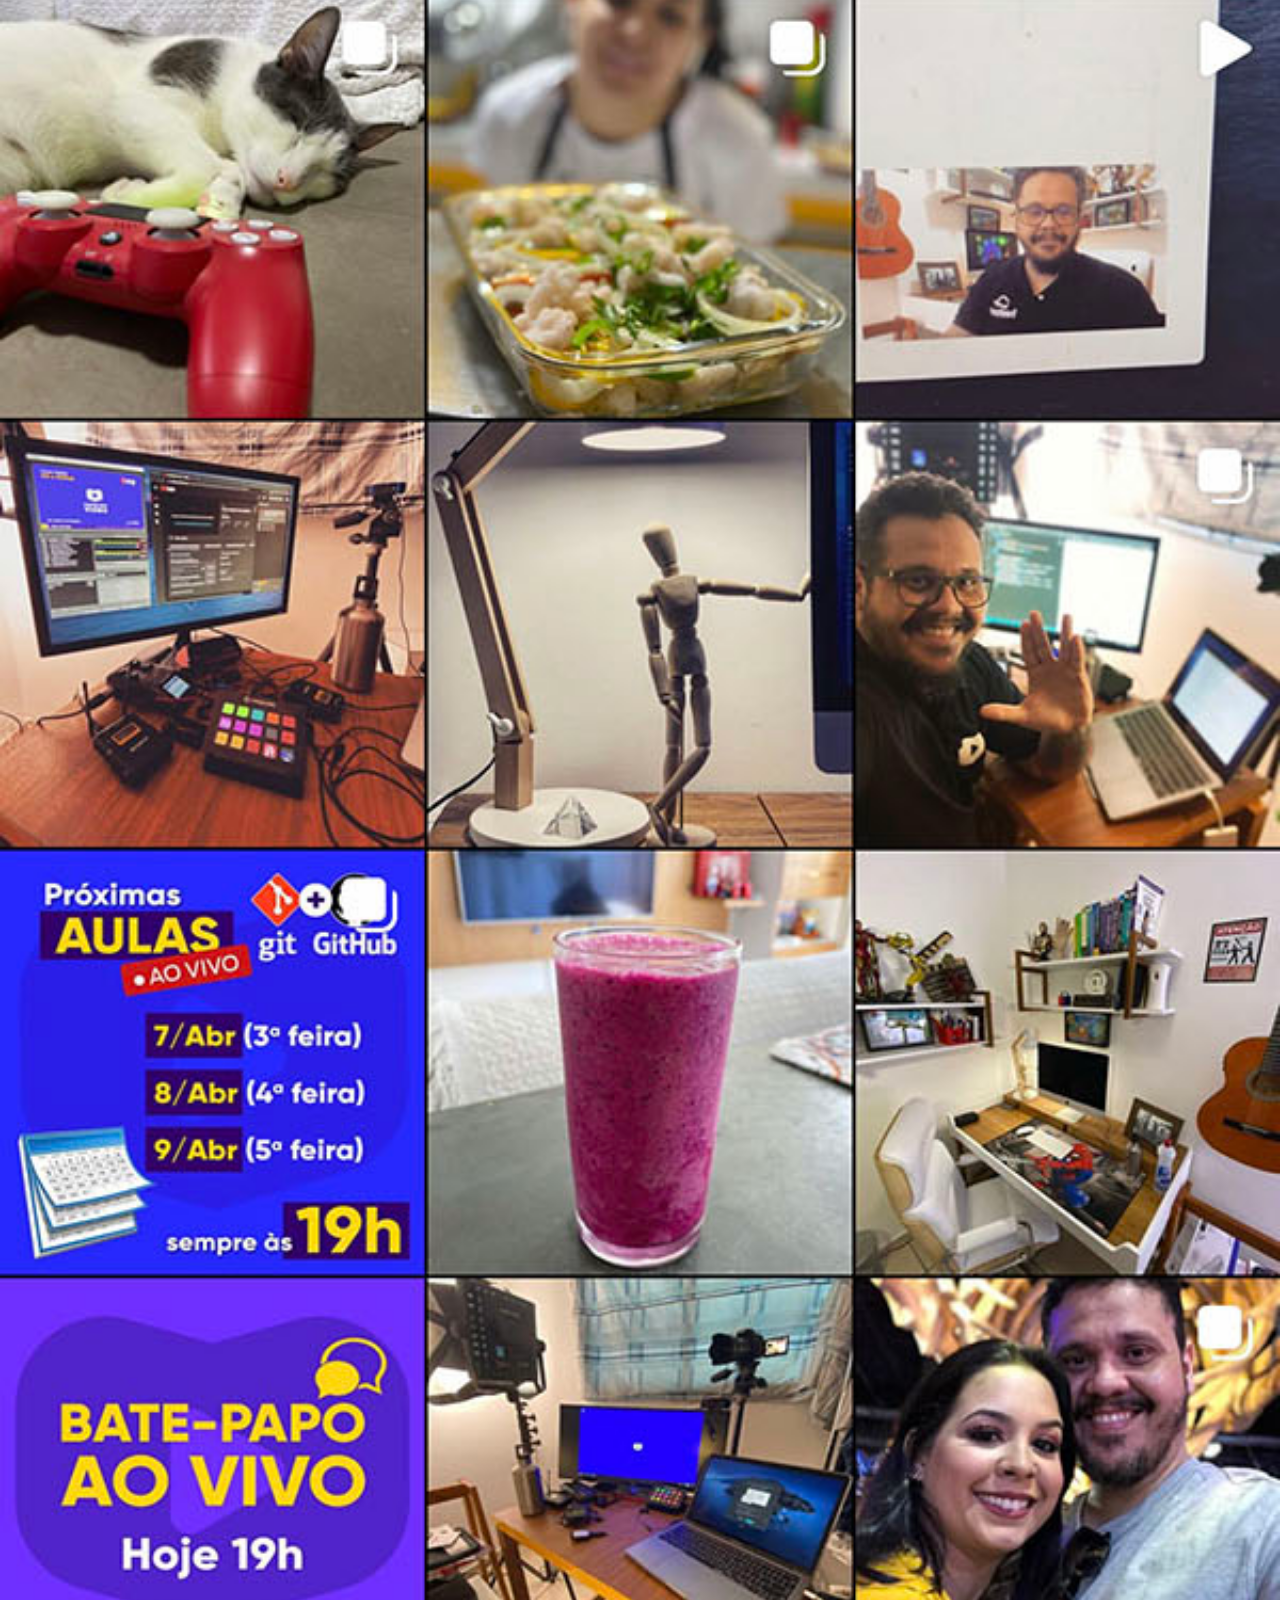
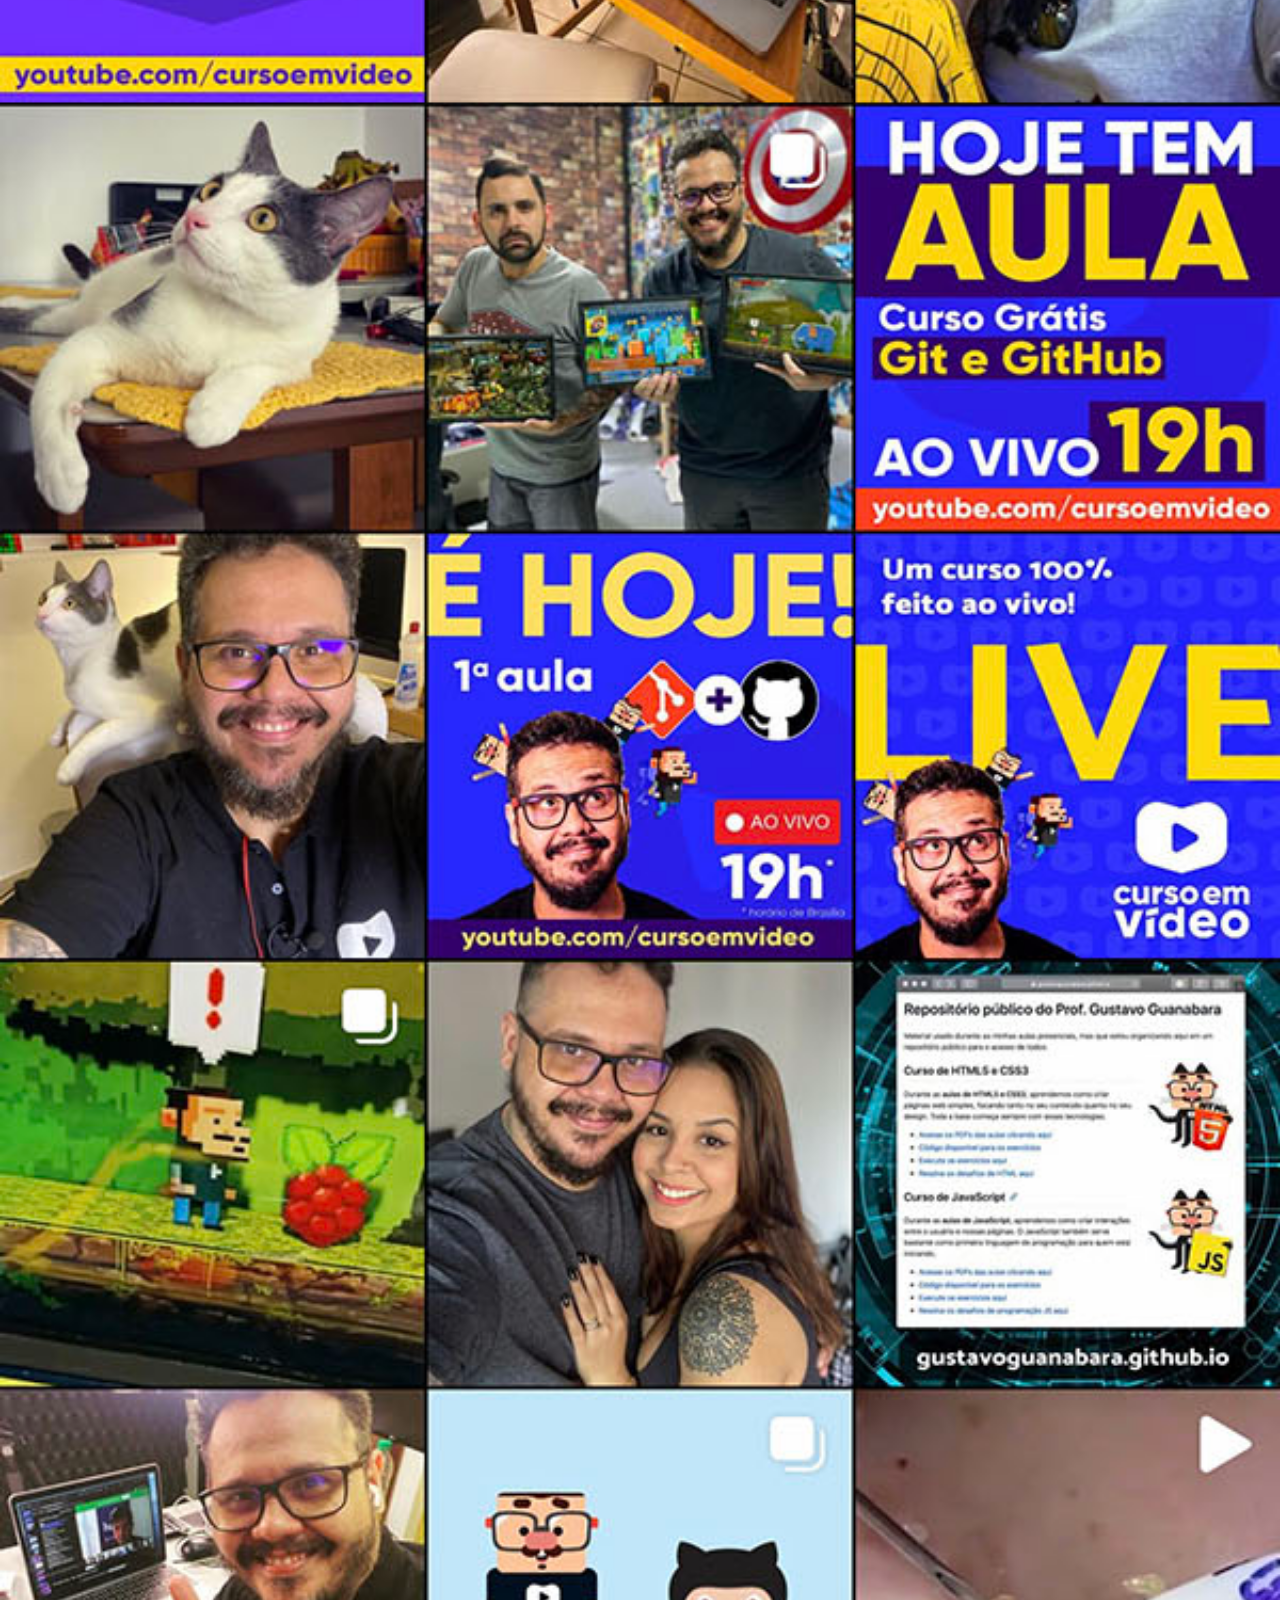
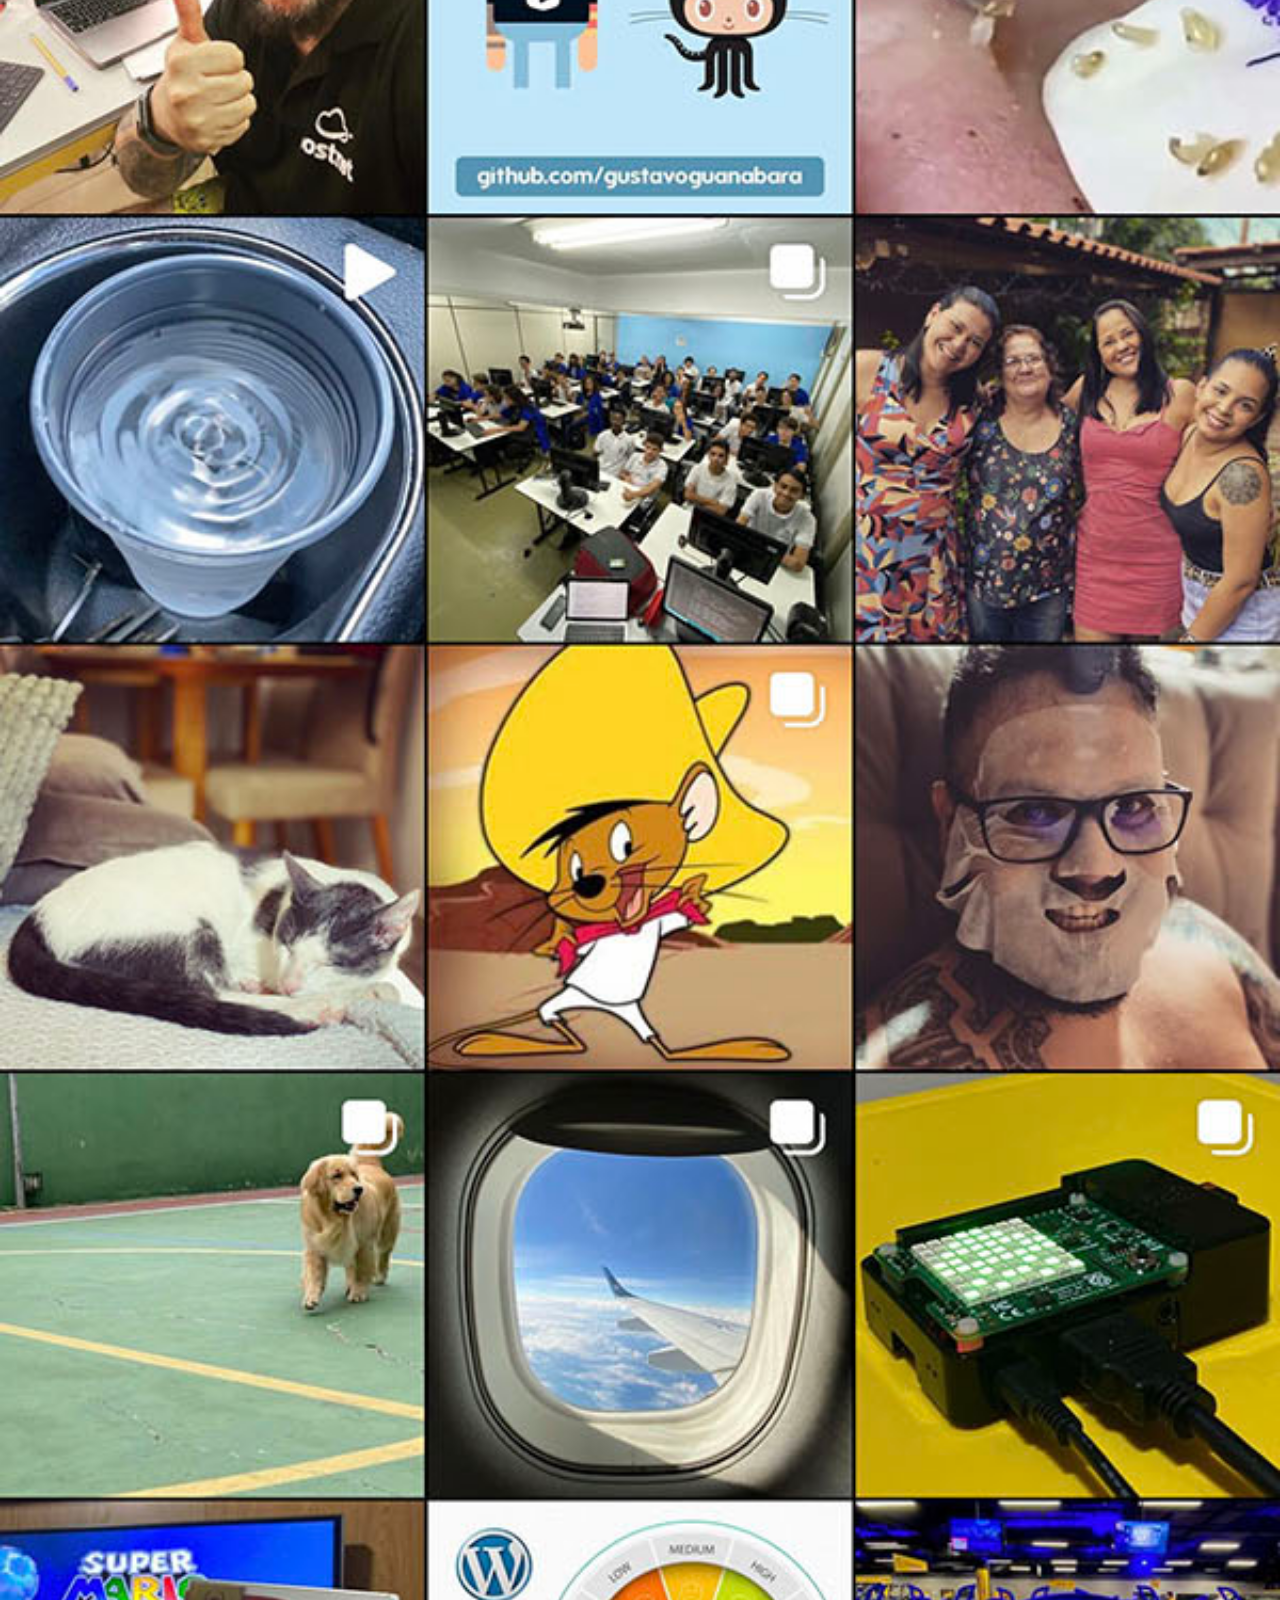
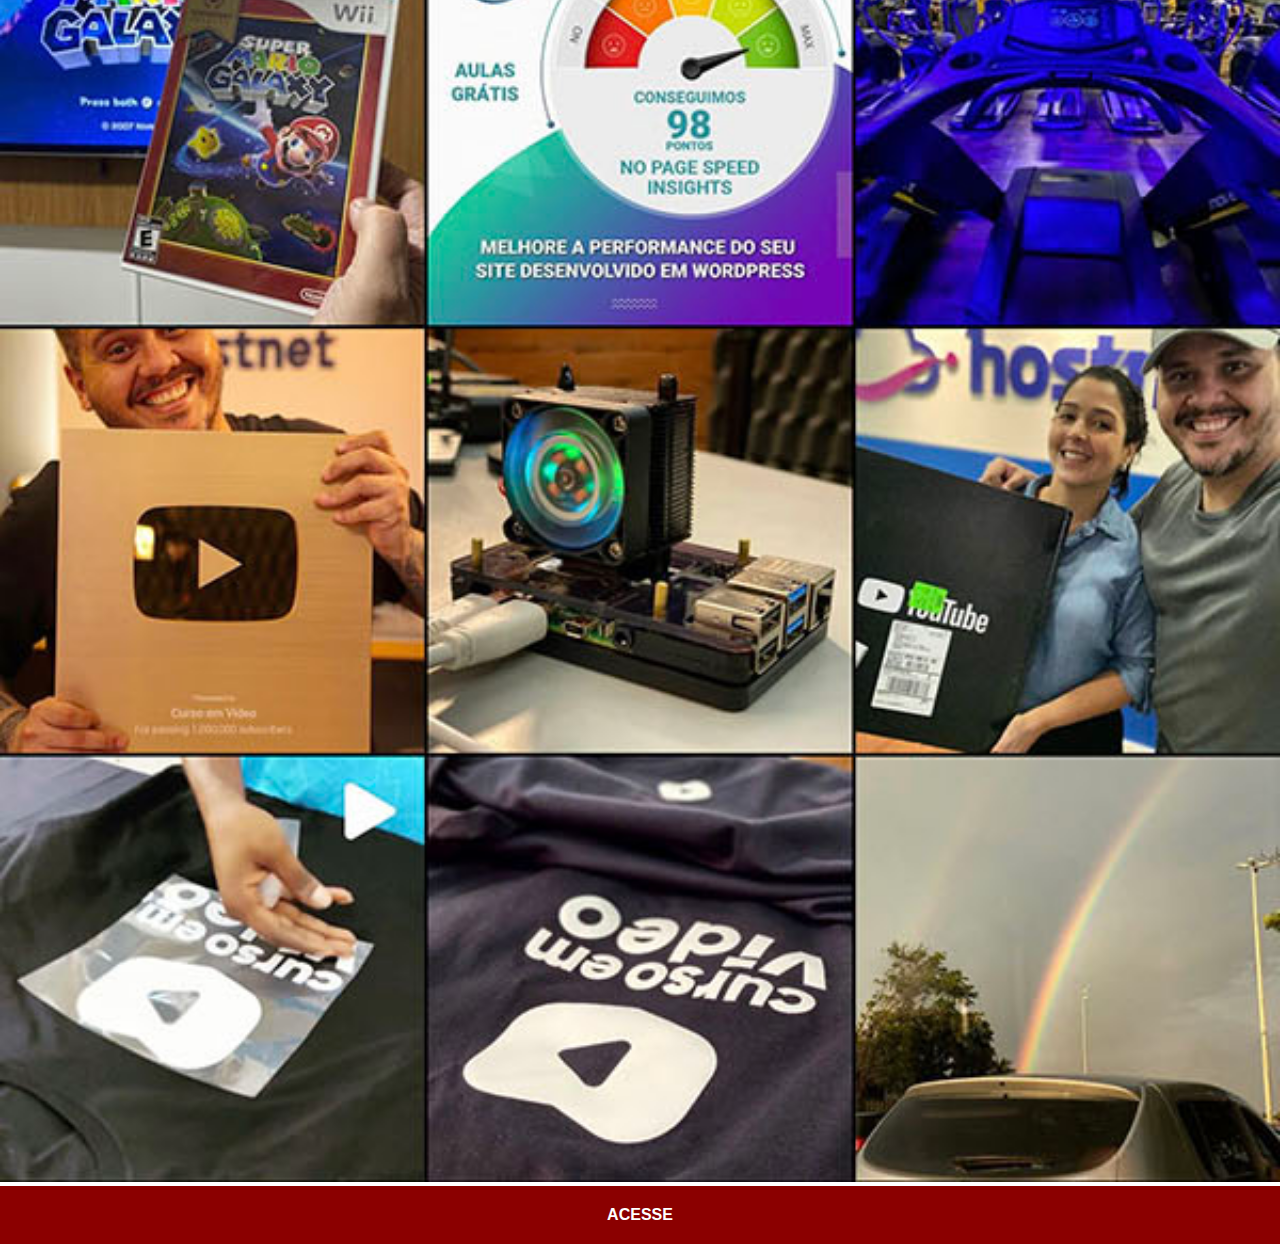
<file: instagram.html>
<!DOCTYPE html>
<html lang="pt-br">
<head>
    <meta charset="UTF-8">
    <meta name="viewport" content="width=device-width, initial-scale=1.0">
    <title>Instagram</title>
    <link rel="stylesheet" href="estilos/social.css">
</head>
<body>
    <img src="imagens/tela-instagram.jpg" alt="Instagram">
    <a href="https://www.instagram.com/" target="_blank">ACESSE</a>
</body>
</html>
</file>
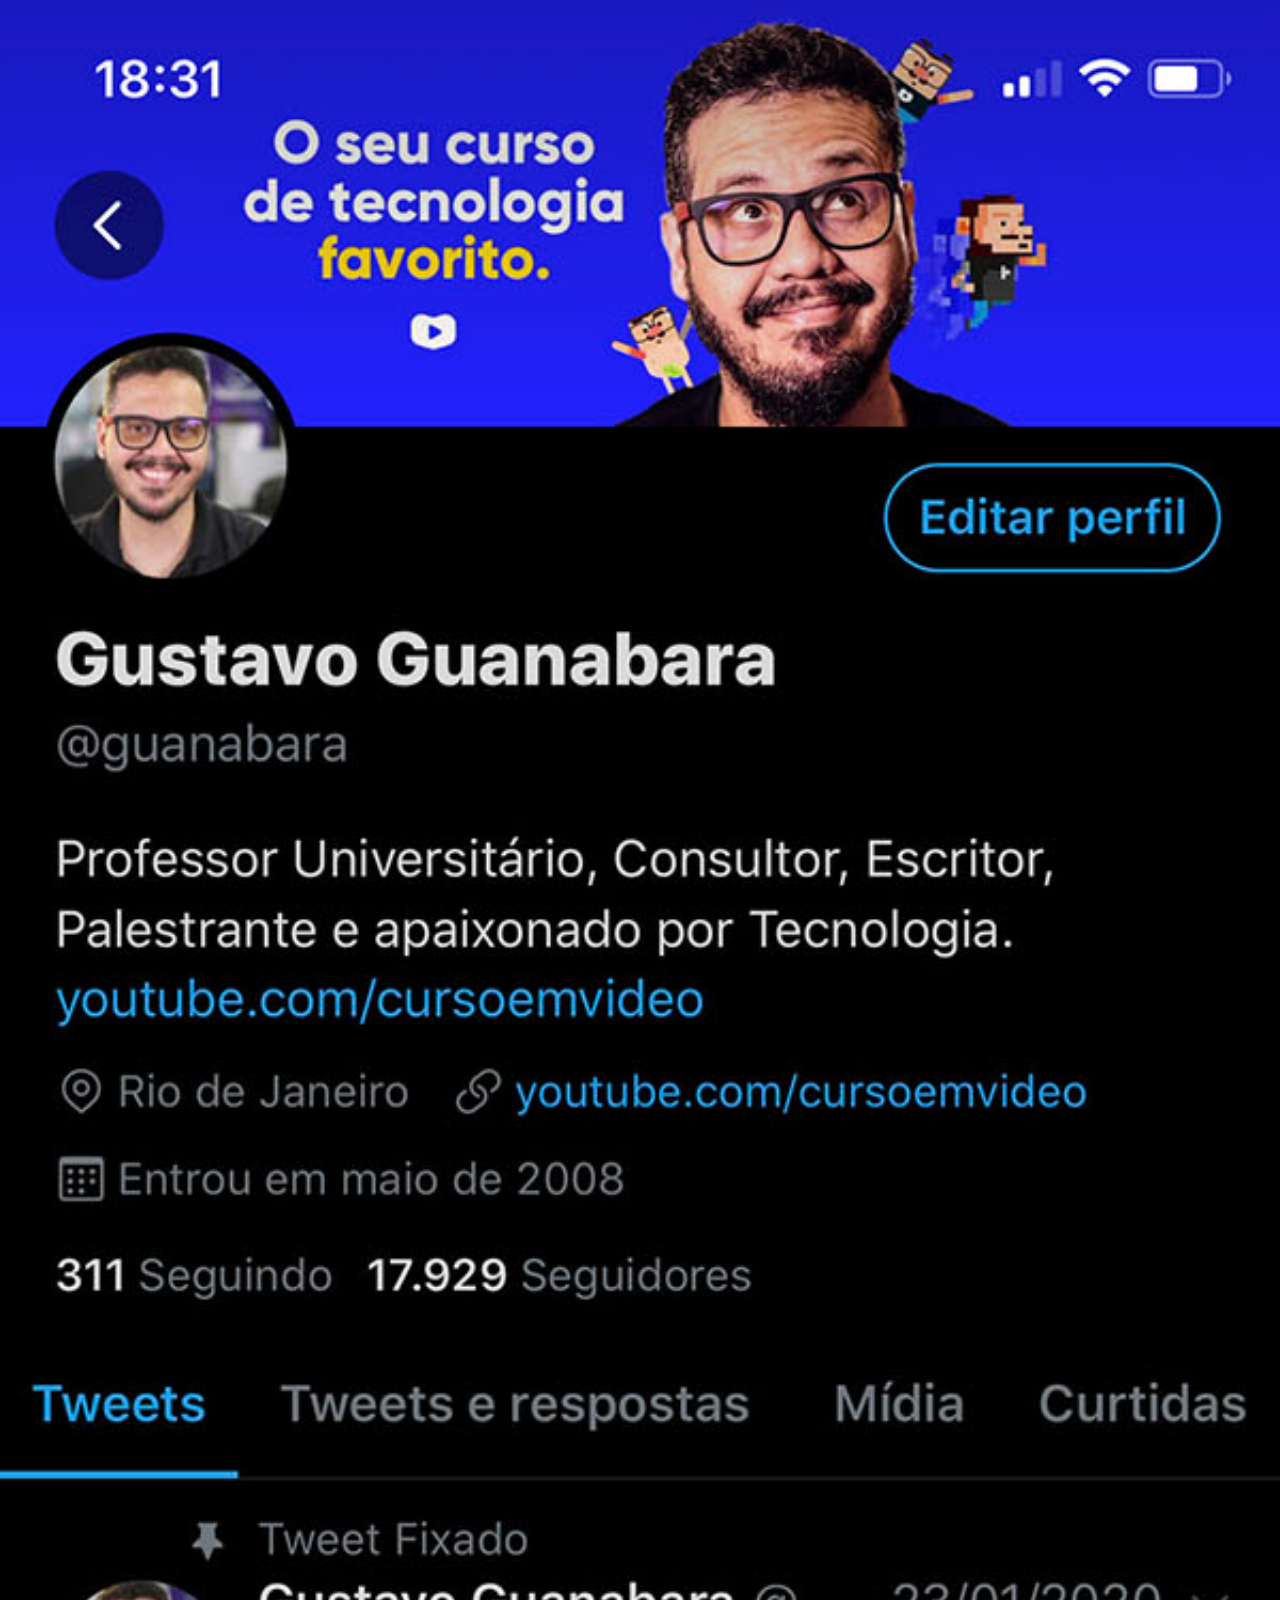
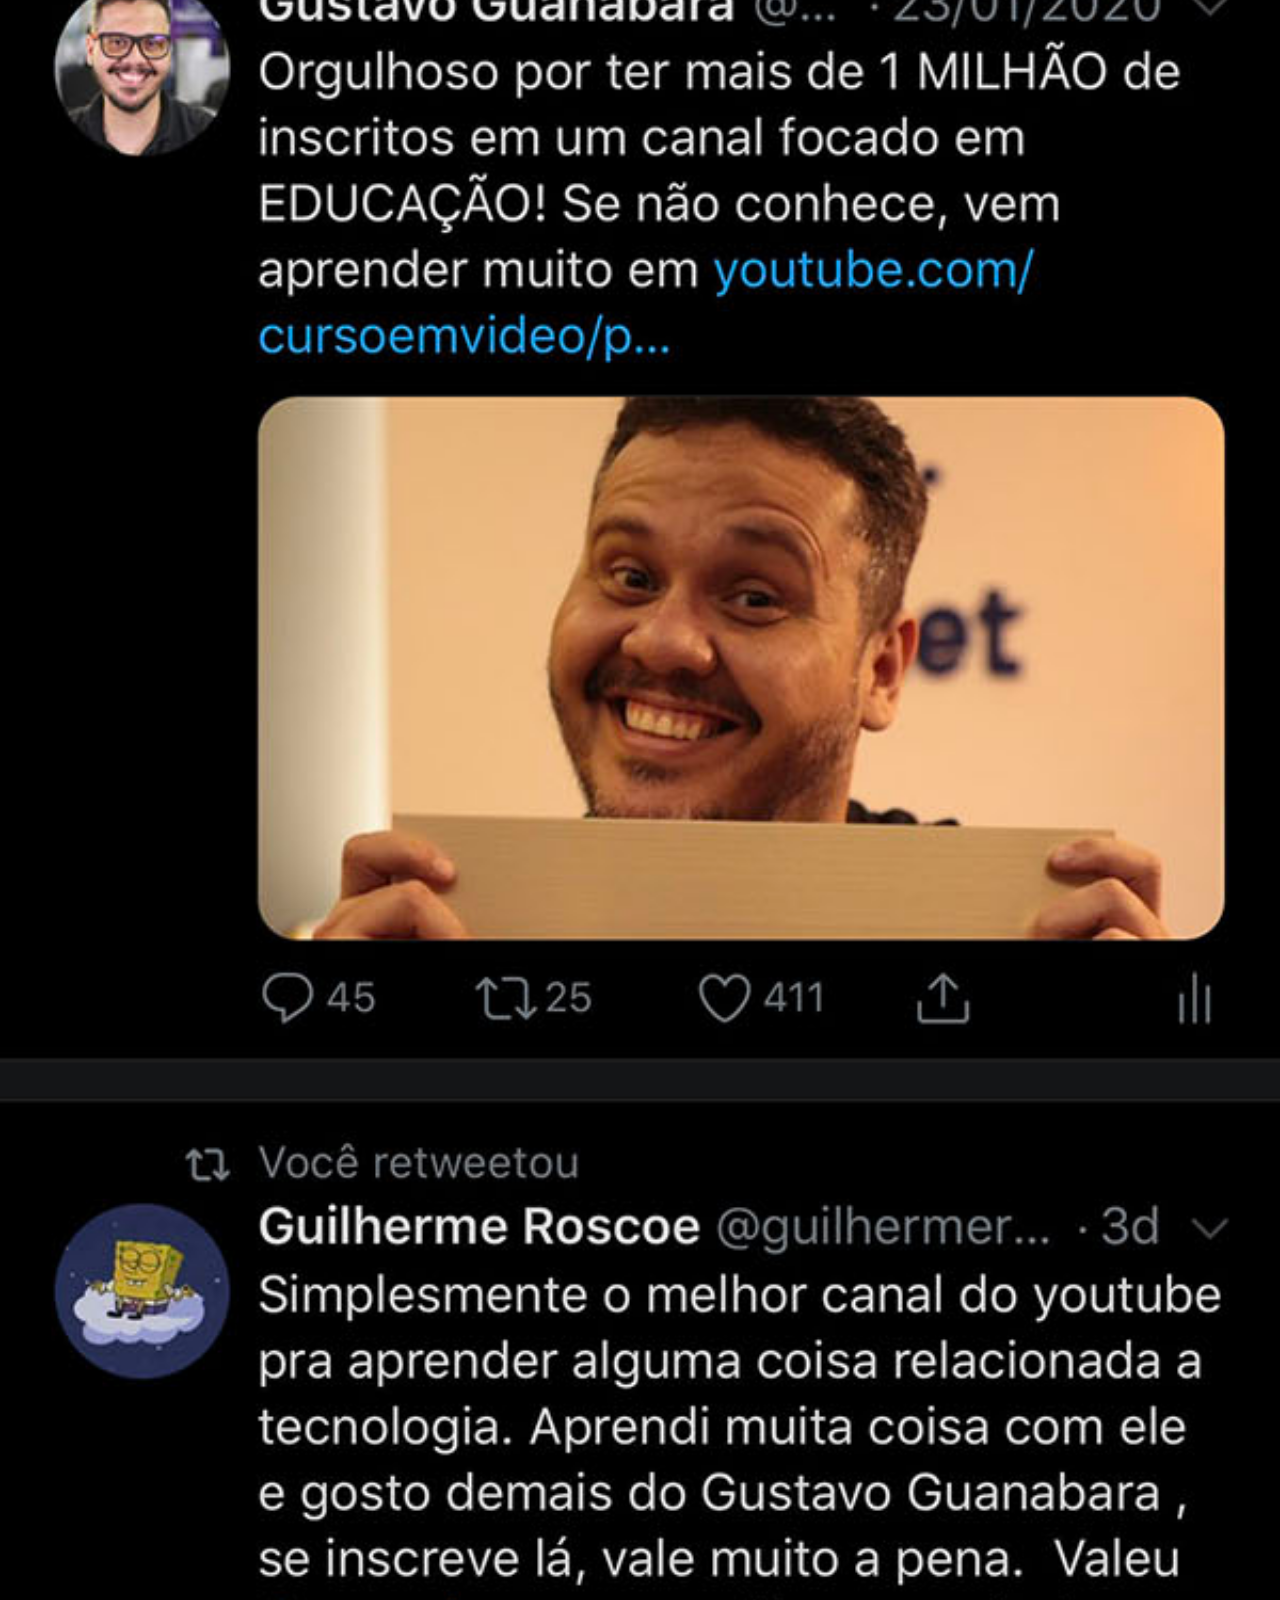
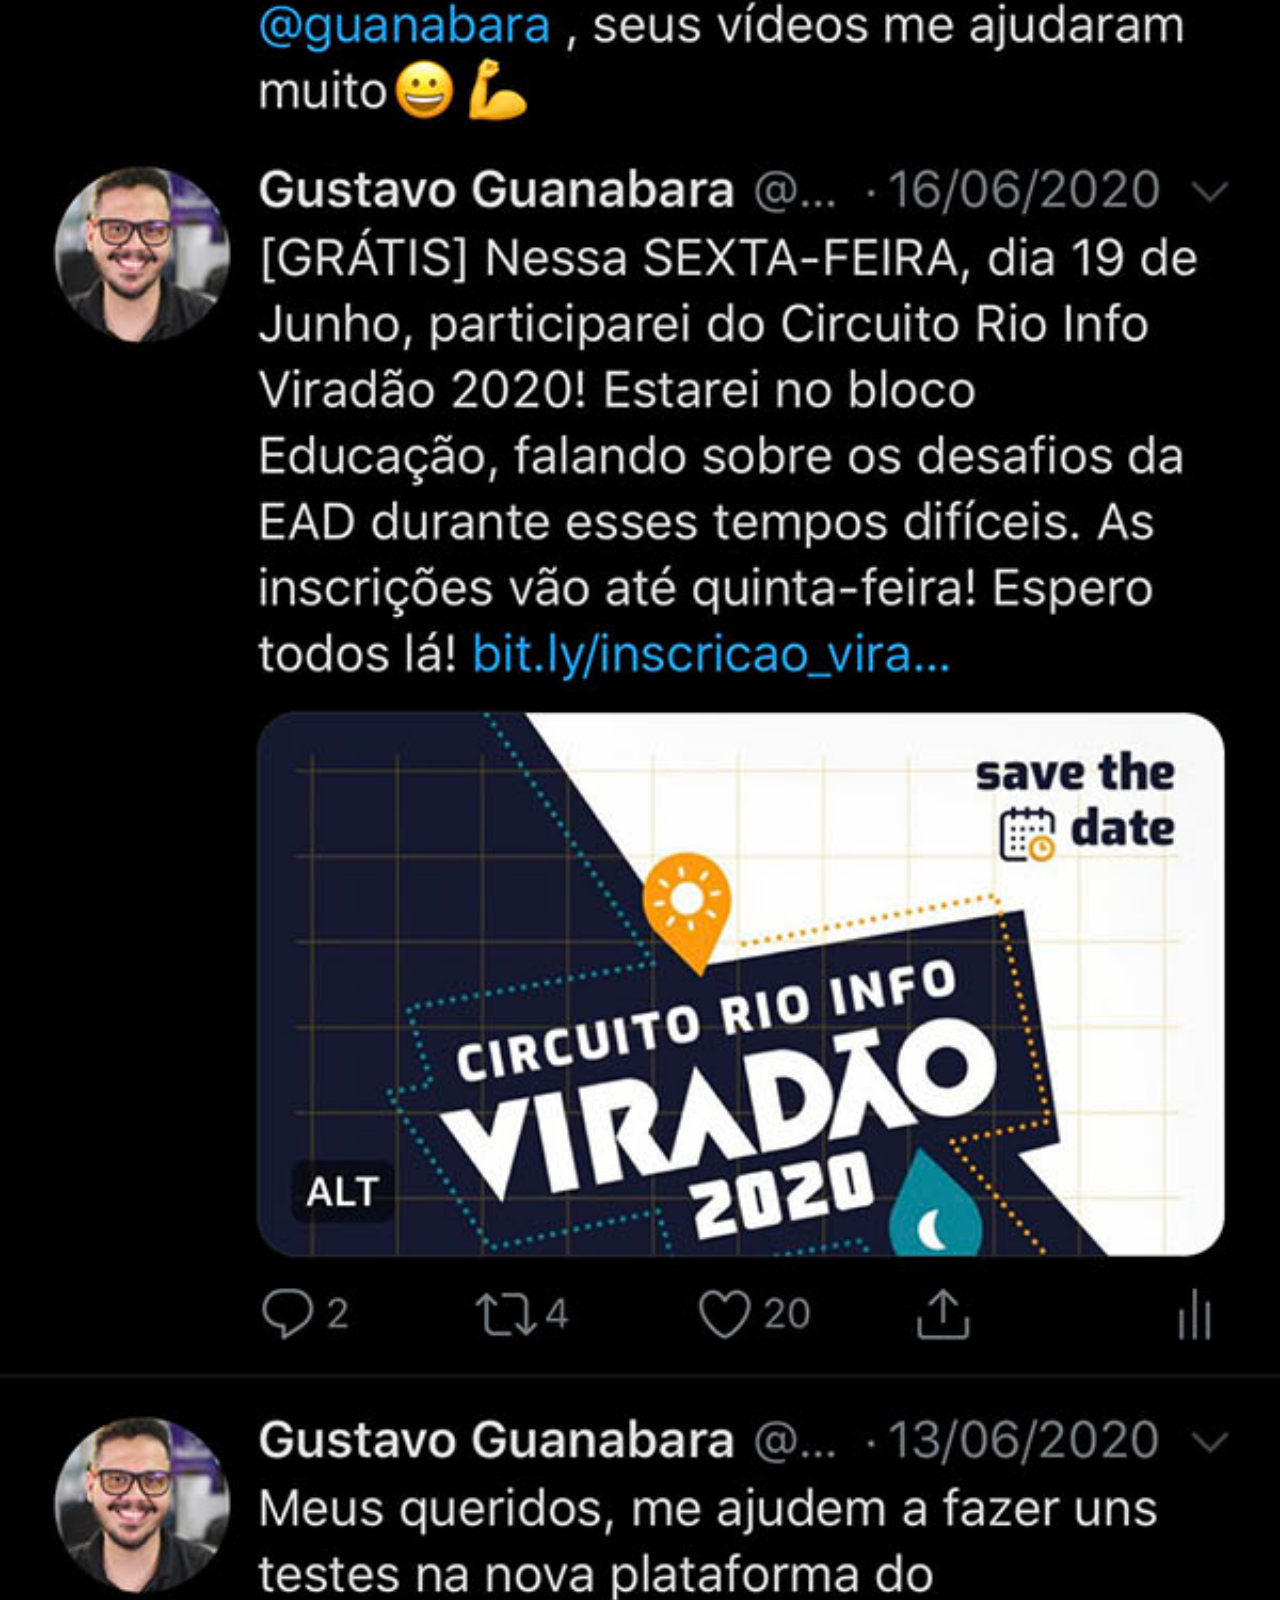
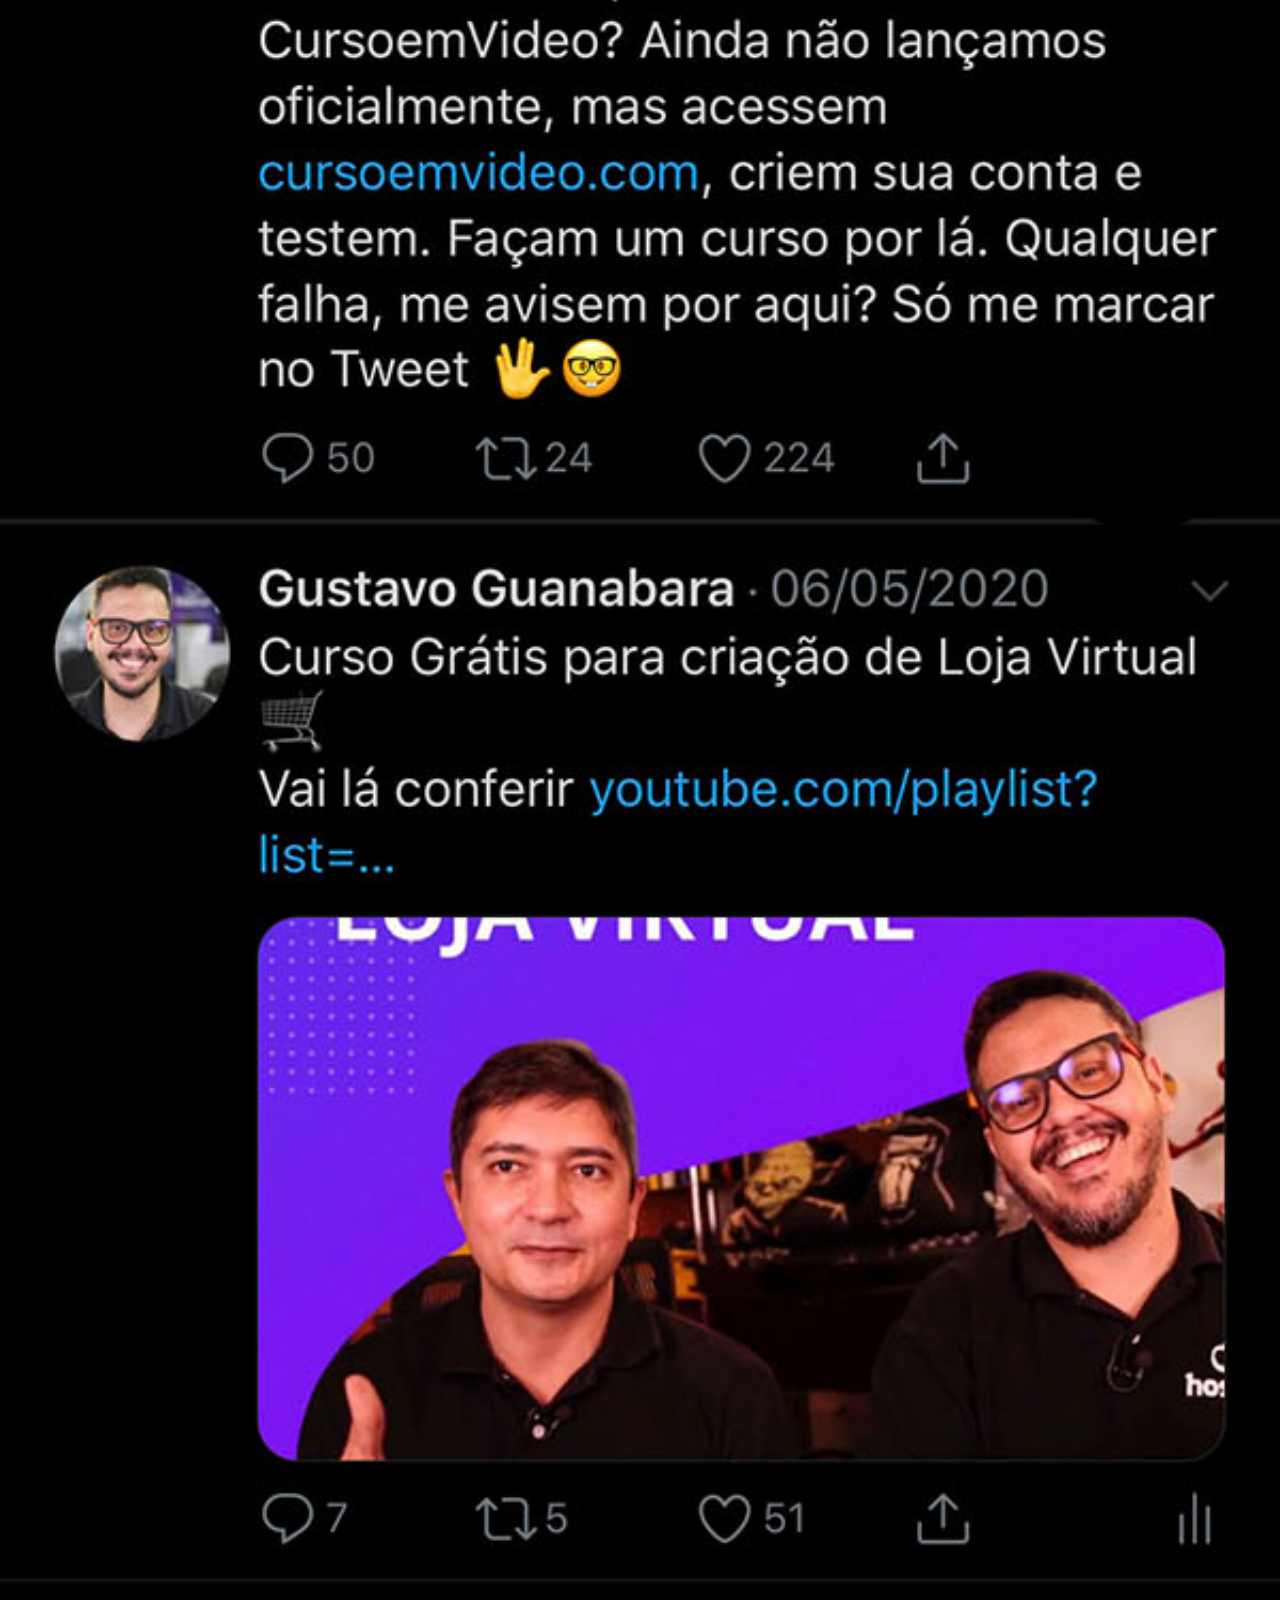
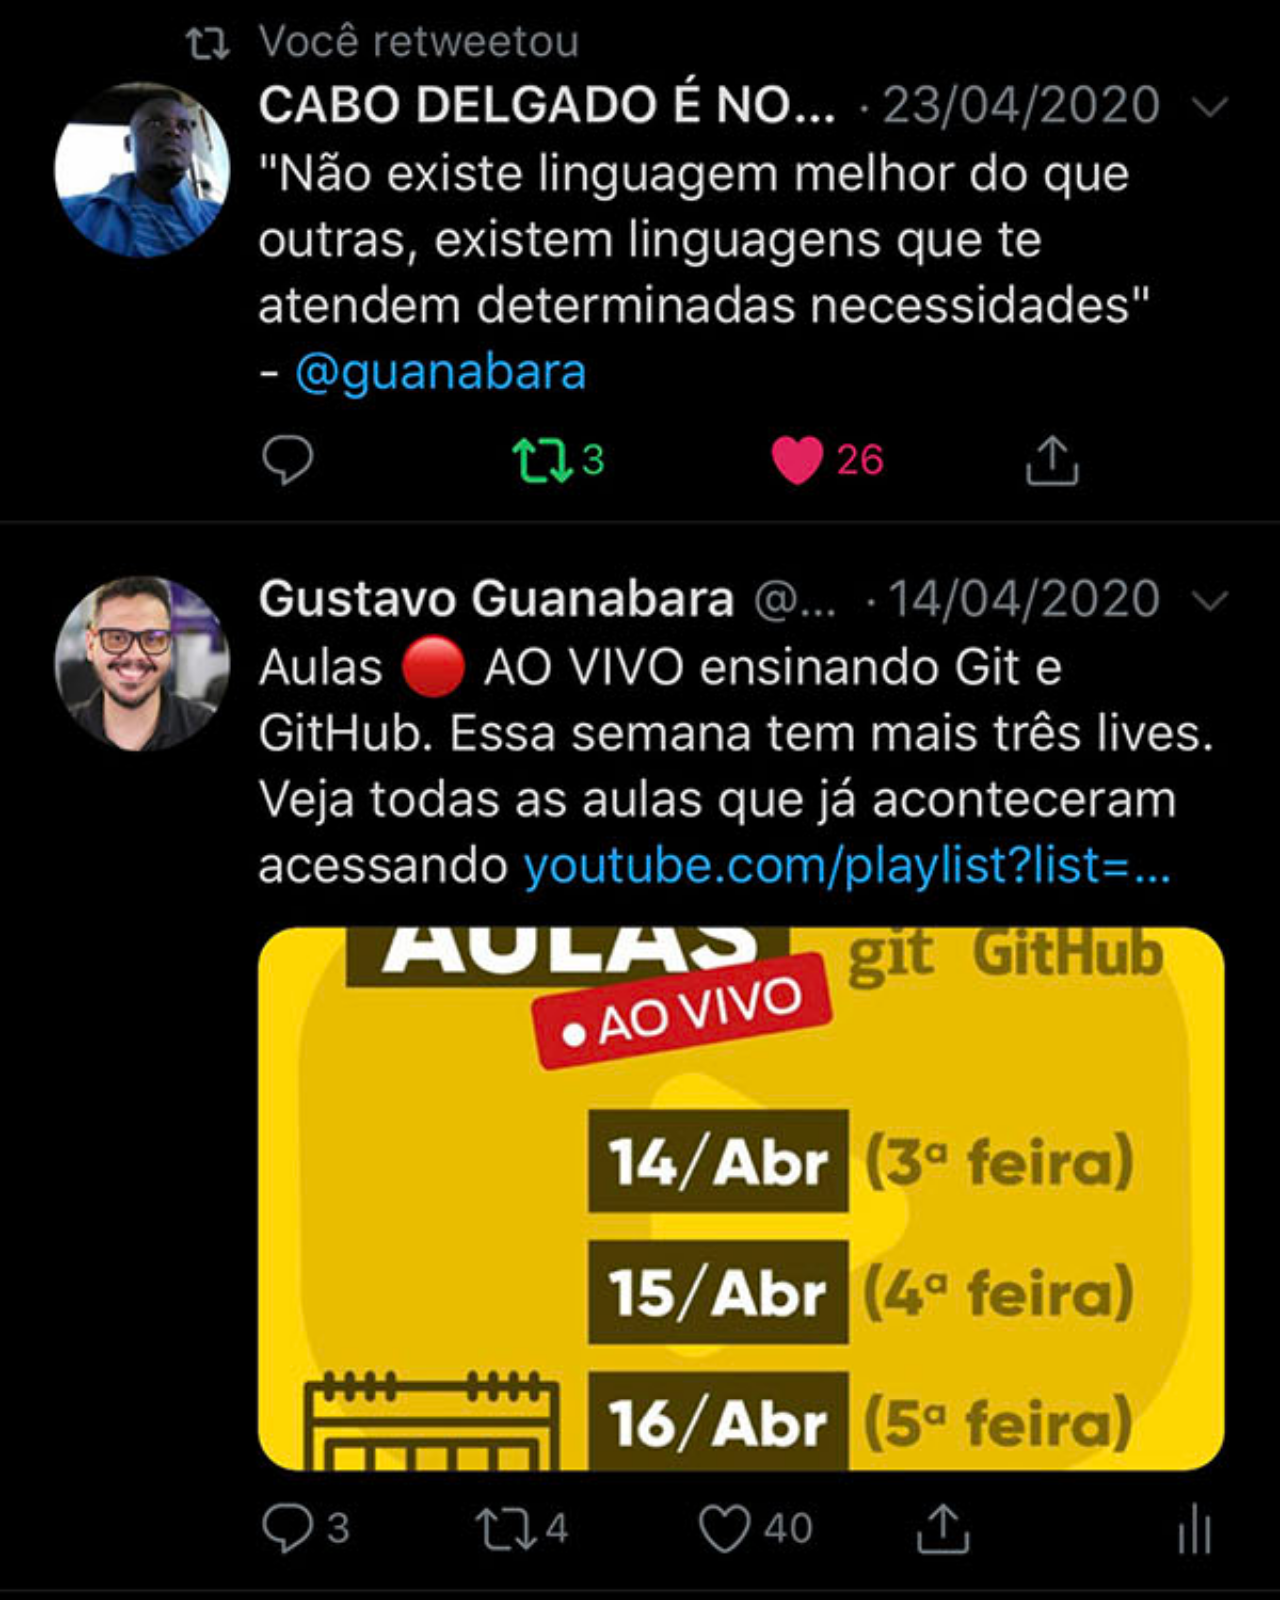
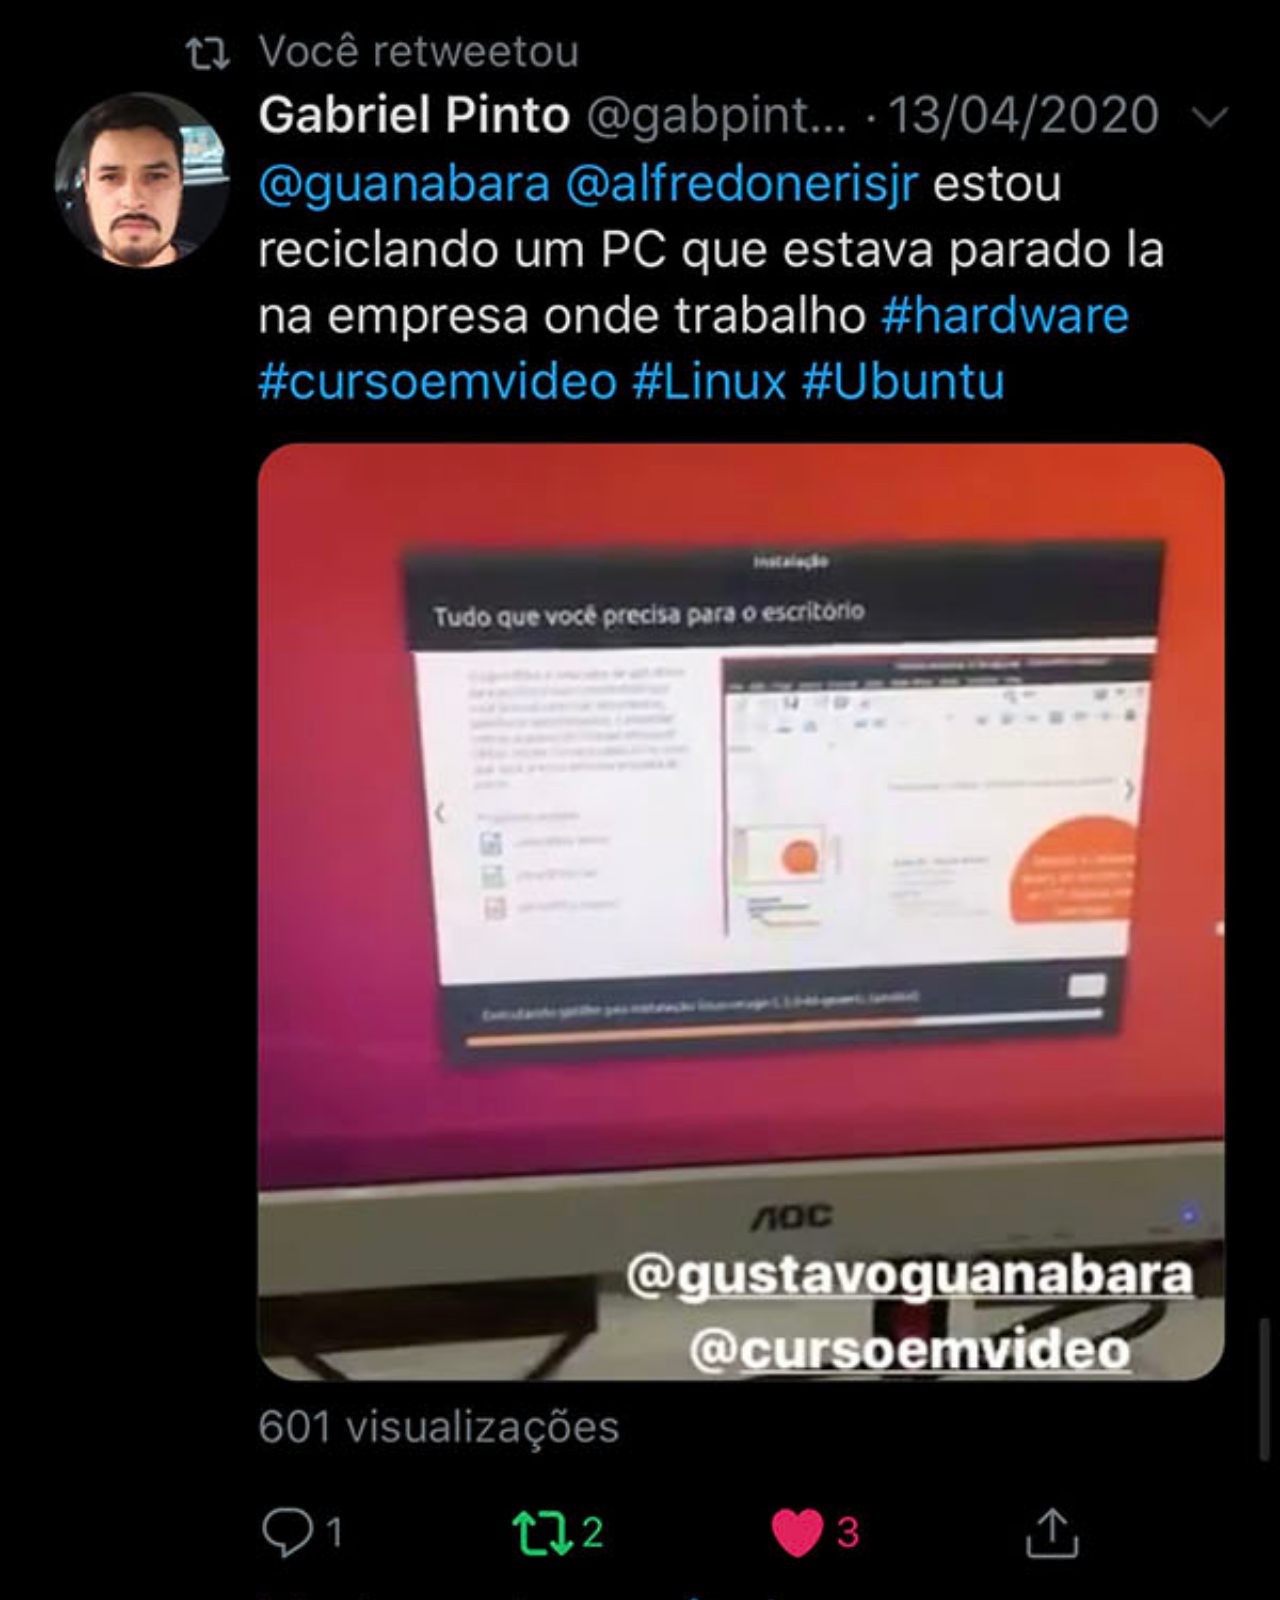
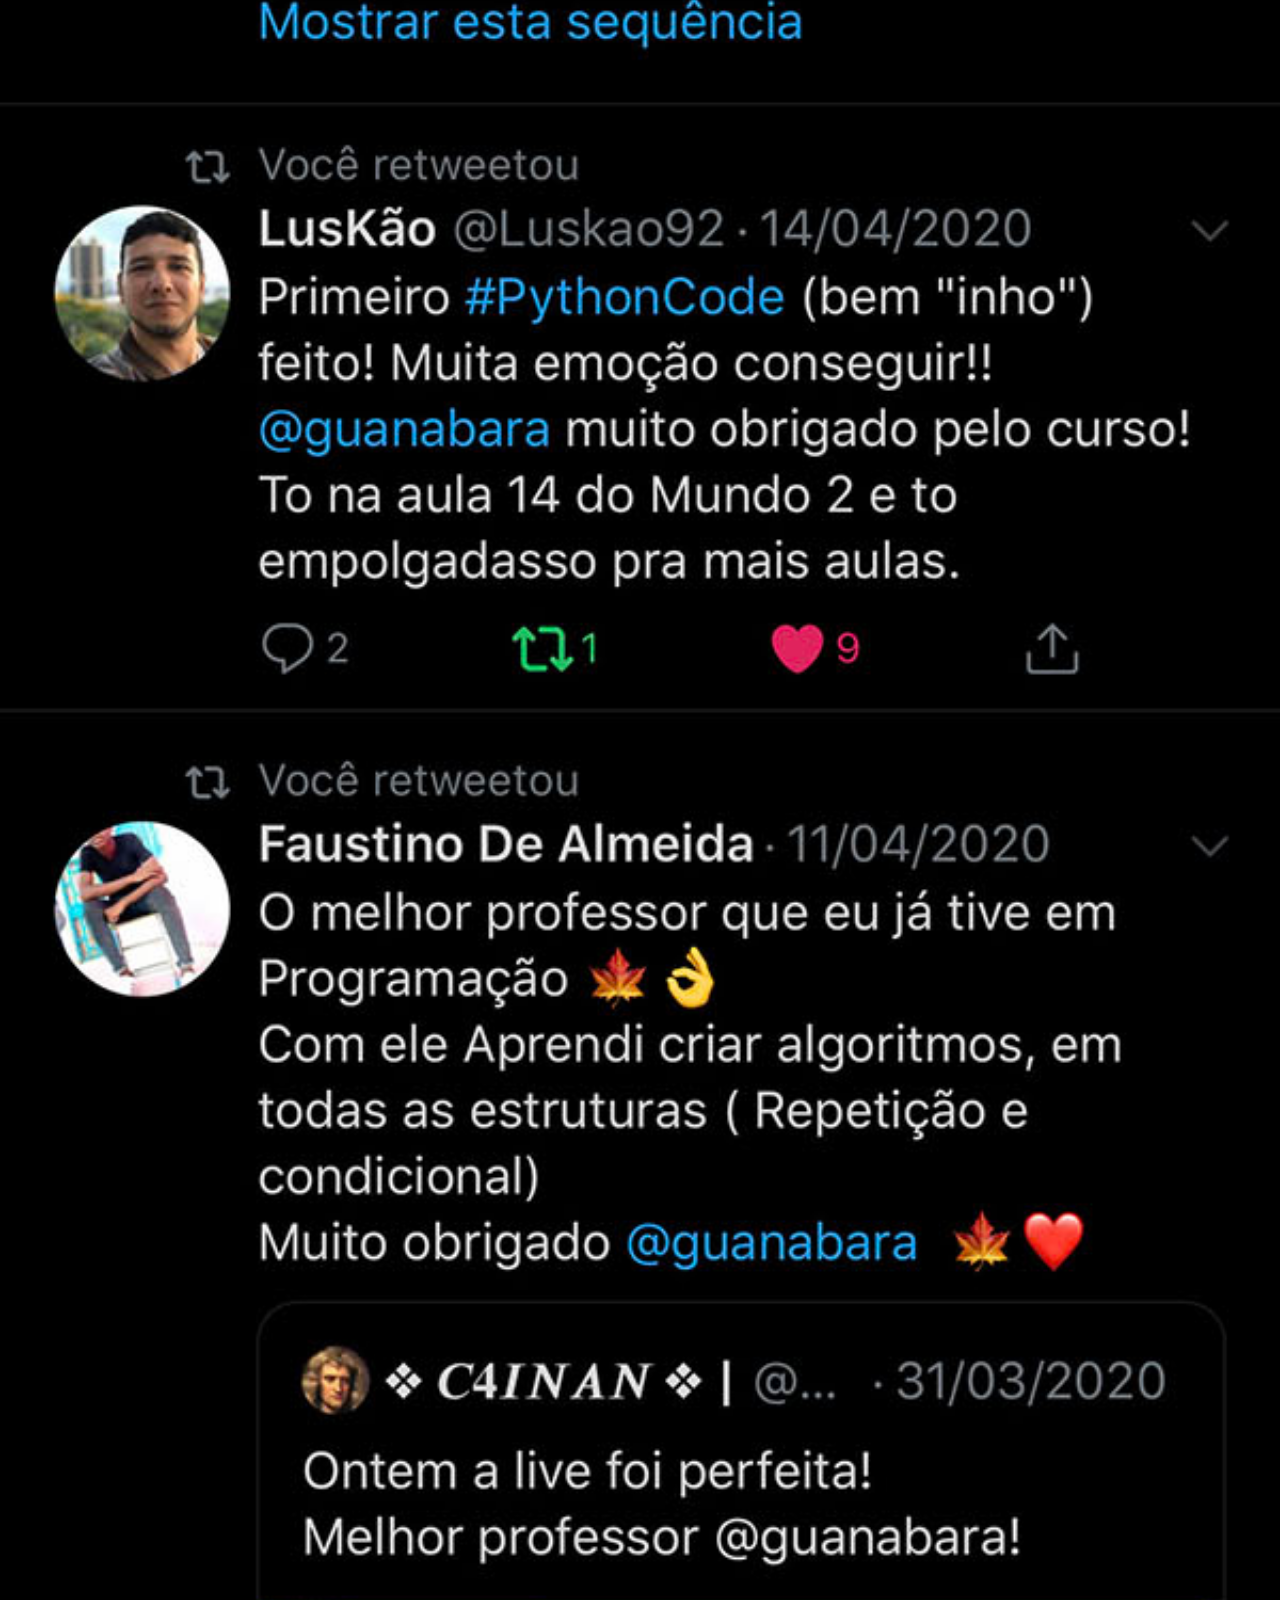
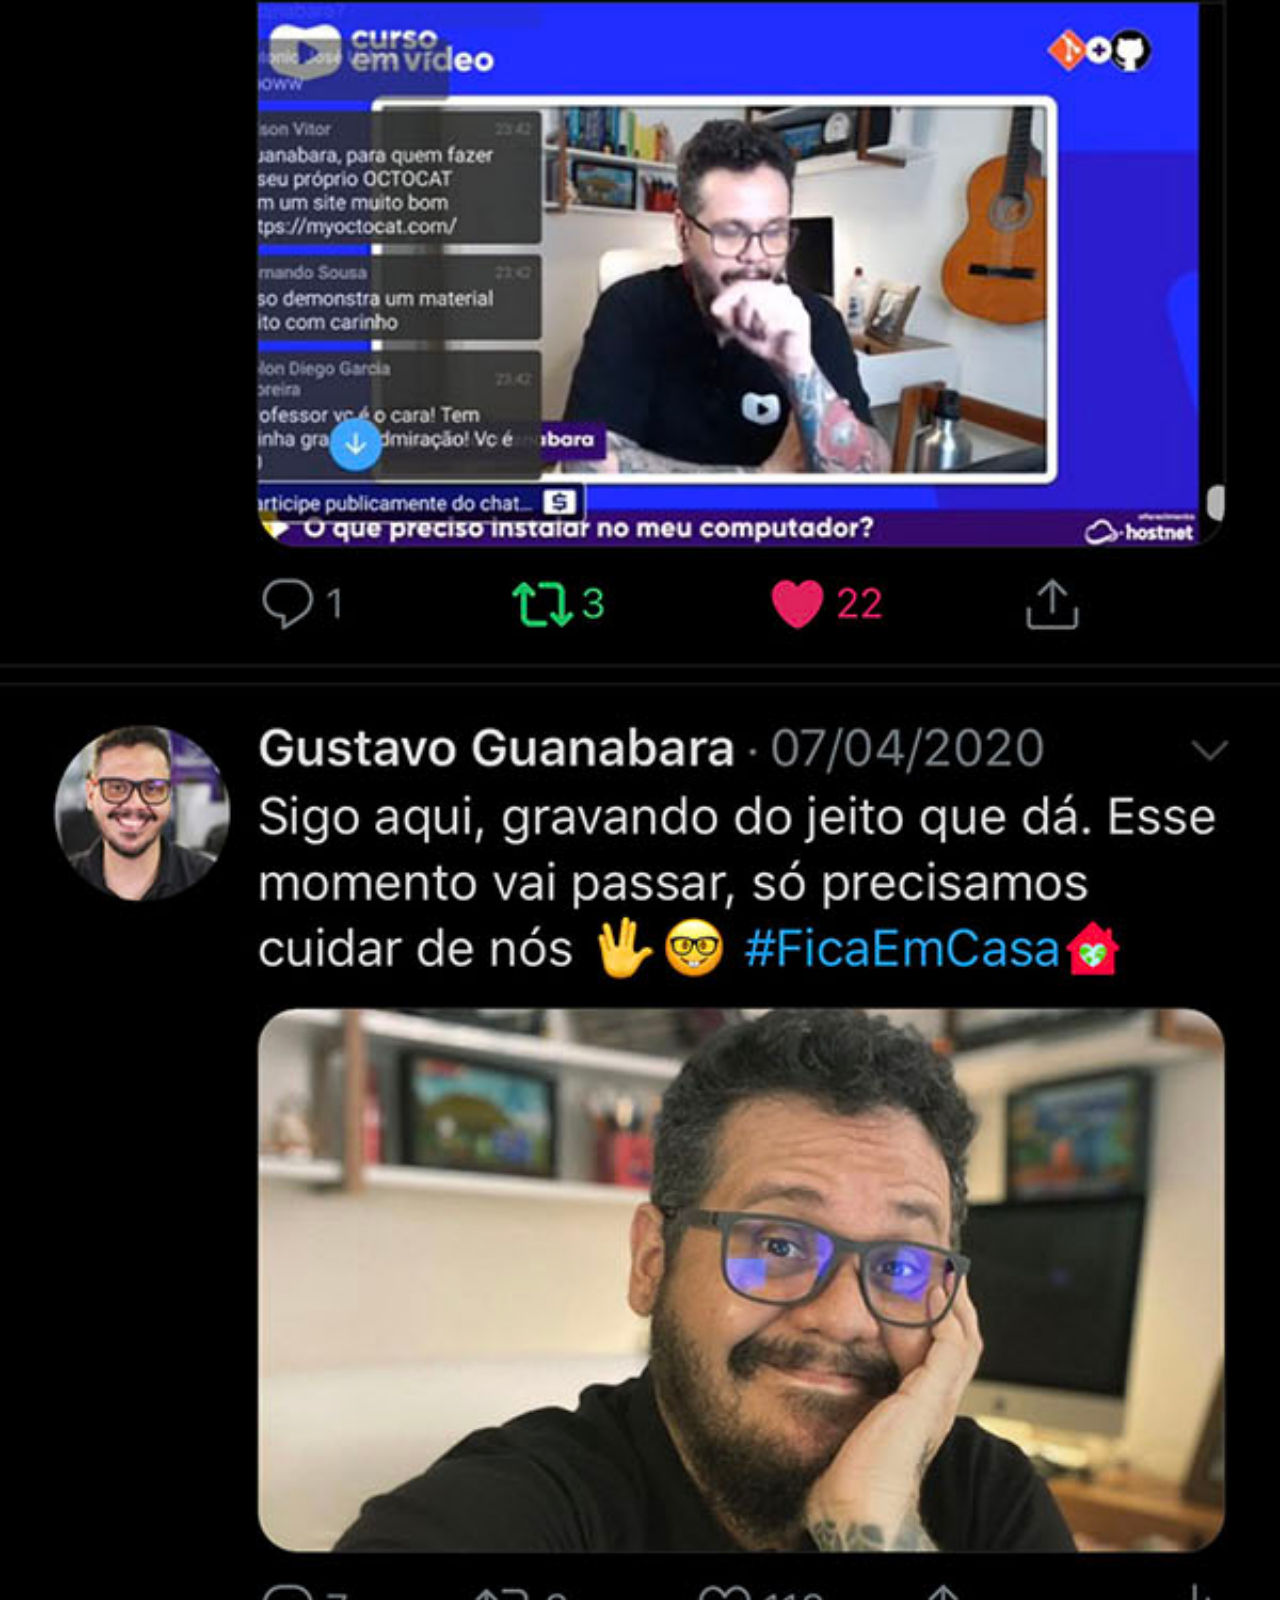
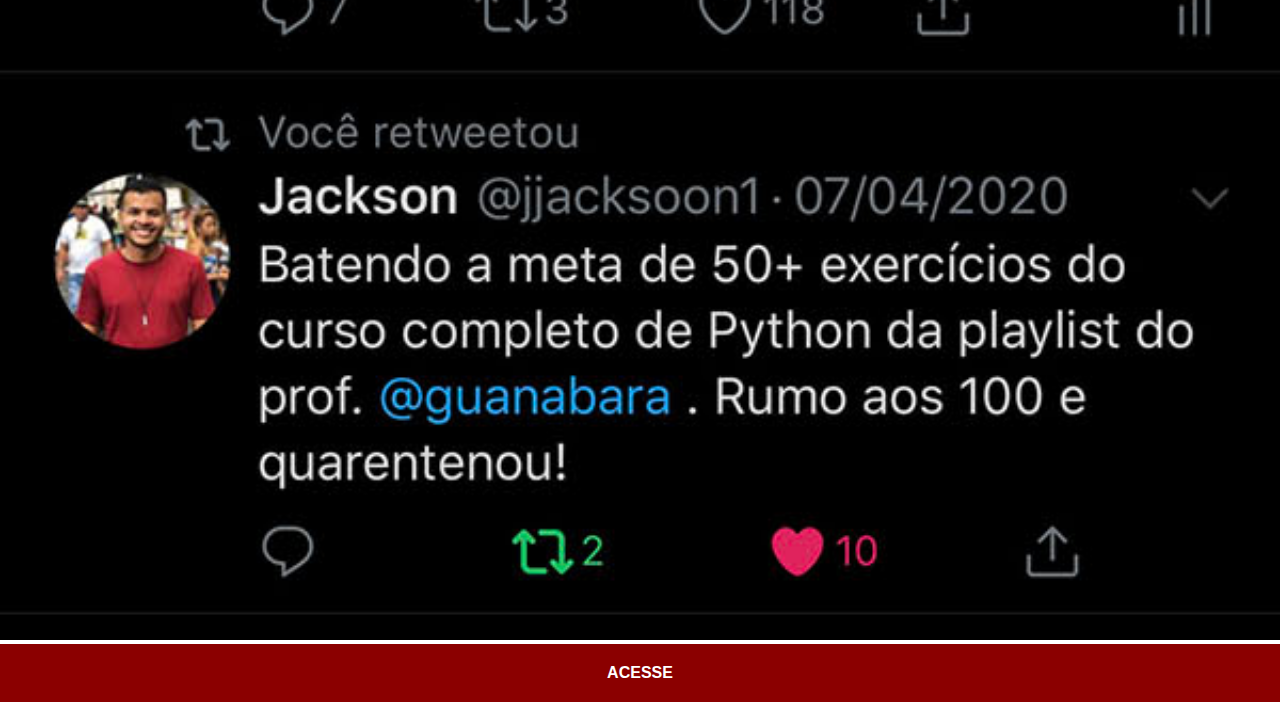
<file: twitter.html>
<!DOCTYPE html>
<html lang="en">
<head>
    <meta charset="UTF-8">
    <meta name="viewport" content="width=device-width, initial-scale=1.0">
    <title>Document</title> 
    <link rel="stylesheet" href="estilos/social.css">
</head>
<body>
    <img src="imagens/tela-twitter.jpg" alt="Twitter">
    <a href="https://twitter.com/?lang=pt-br" target="_blank">ACESSE</a>
</body>
</html>
</file>
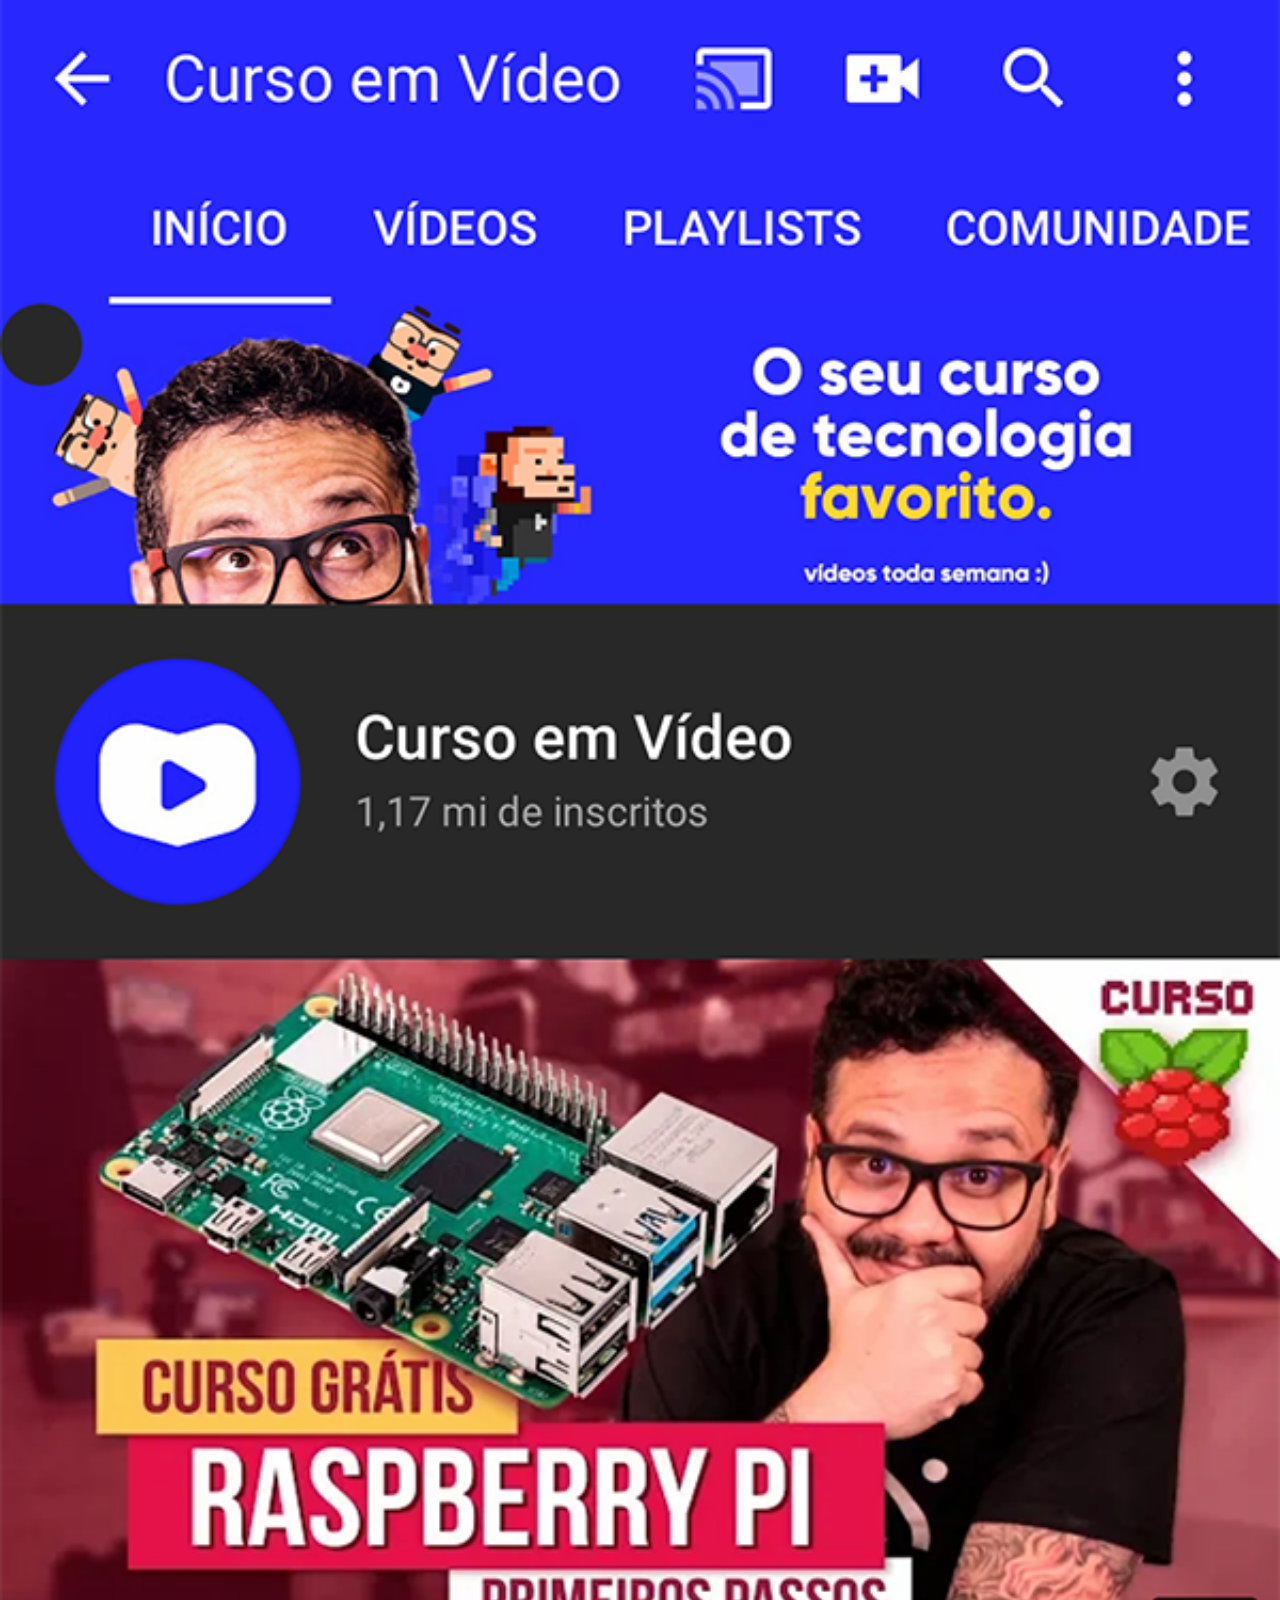
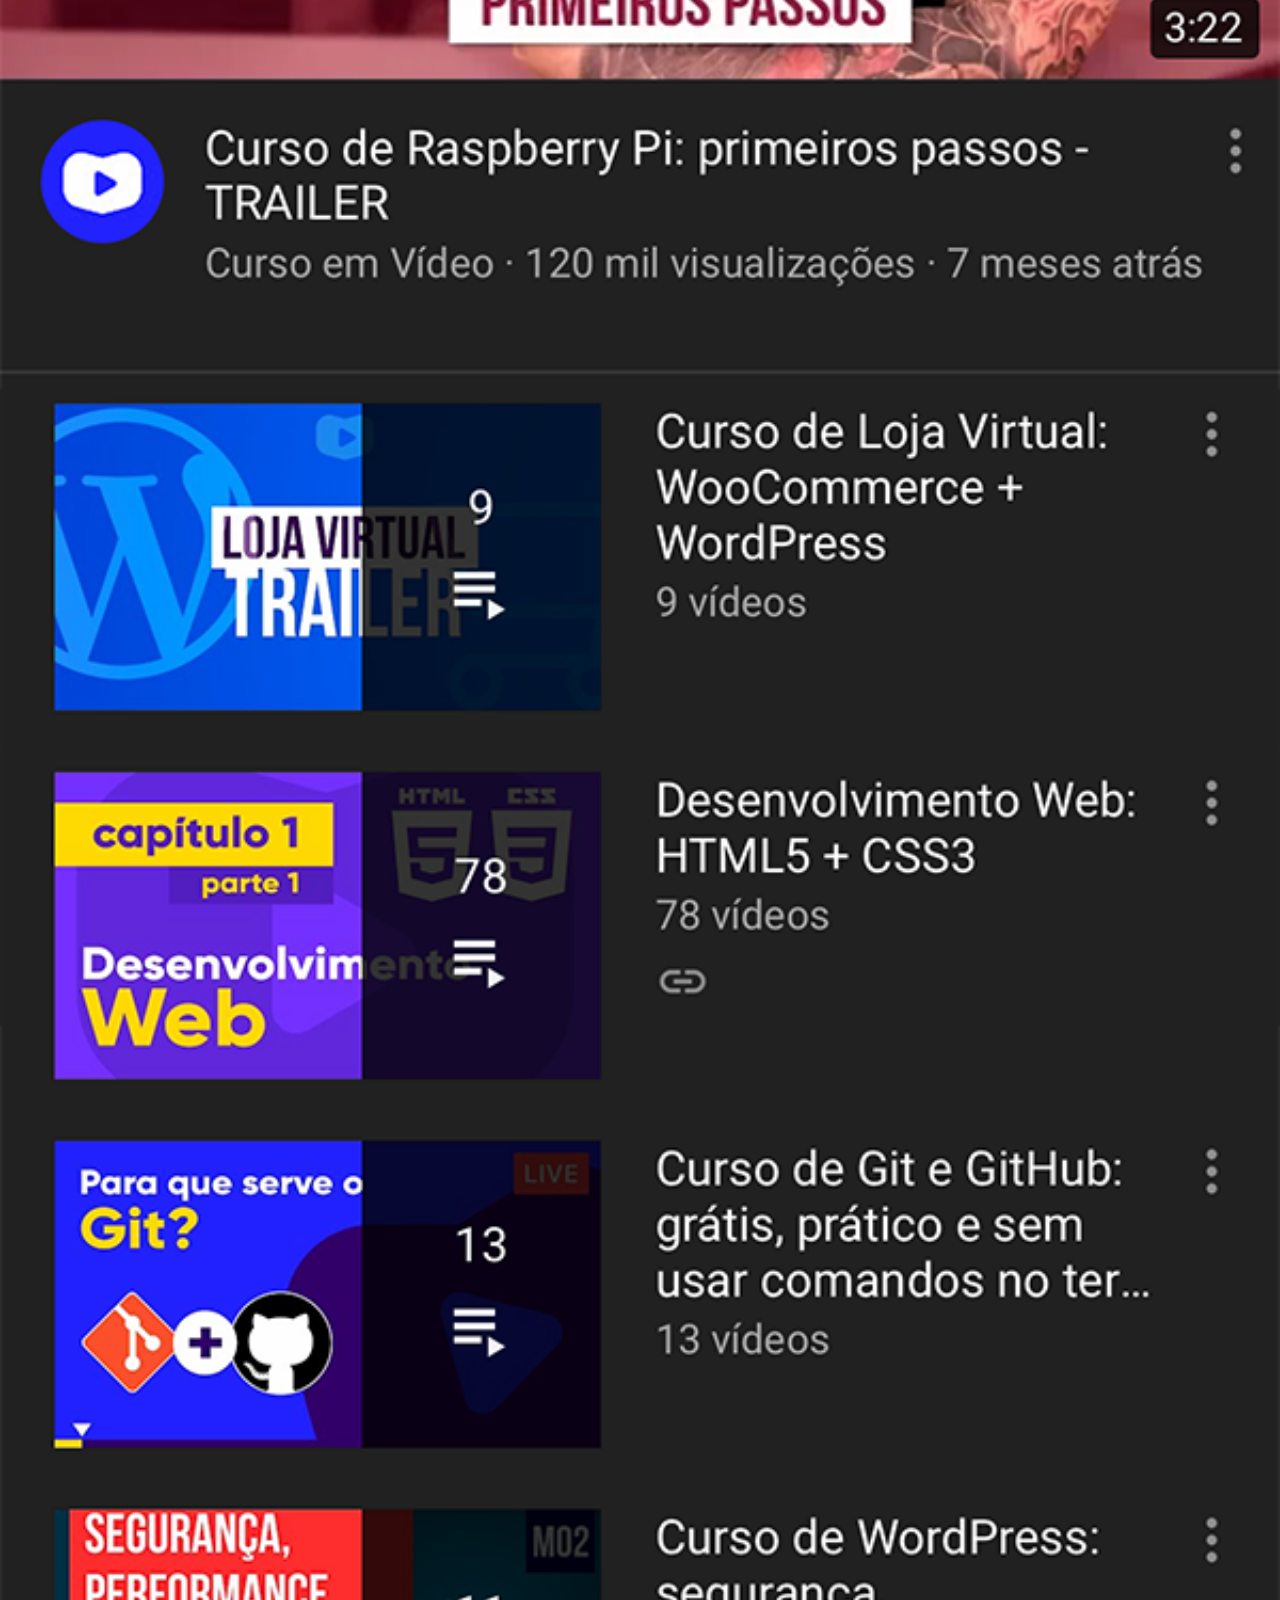
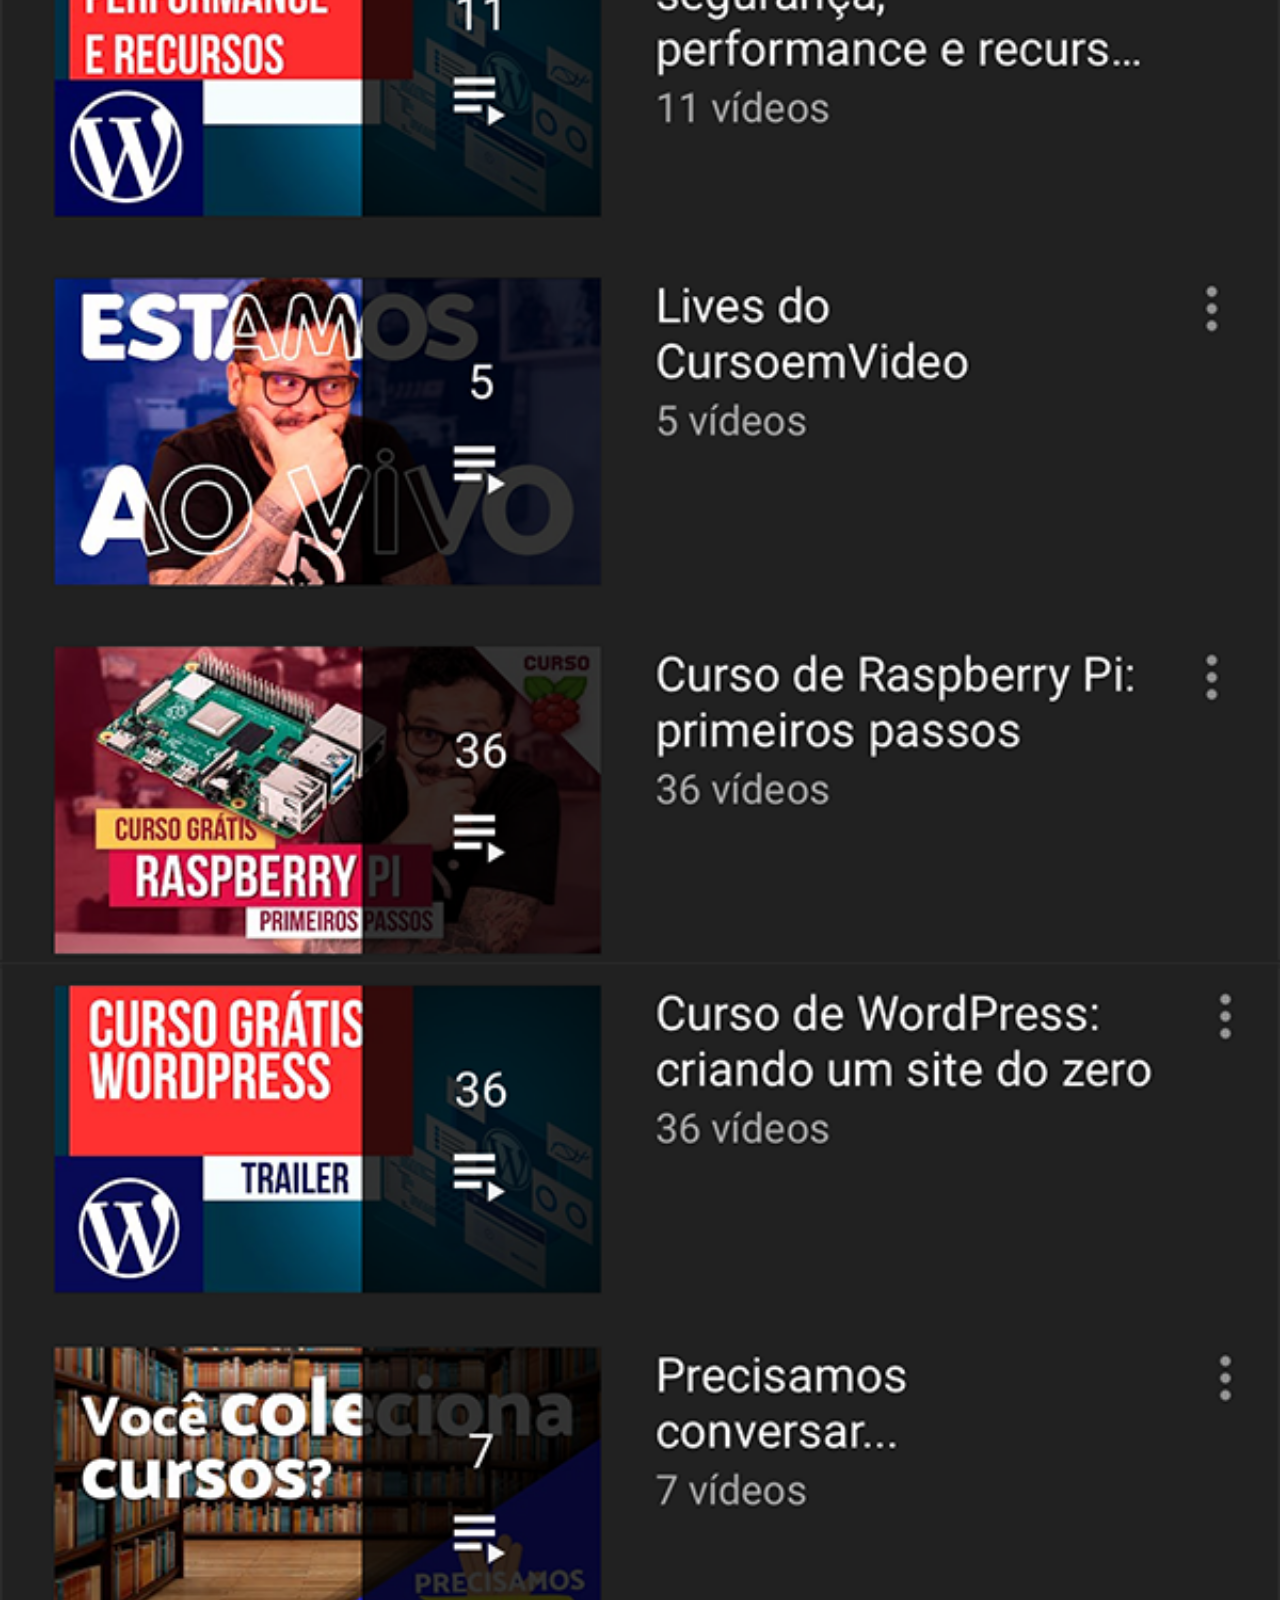
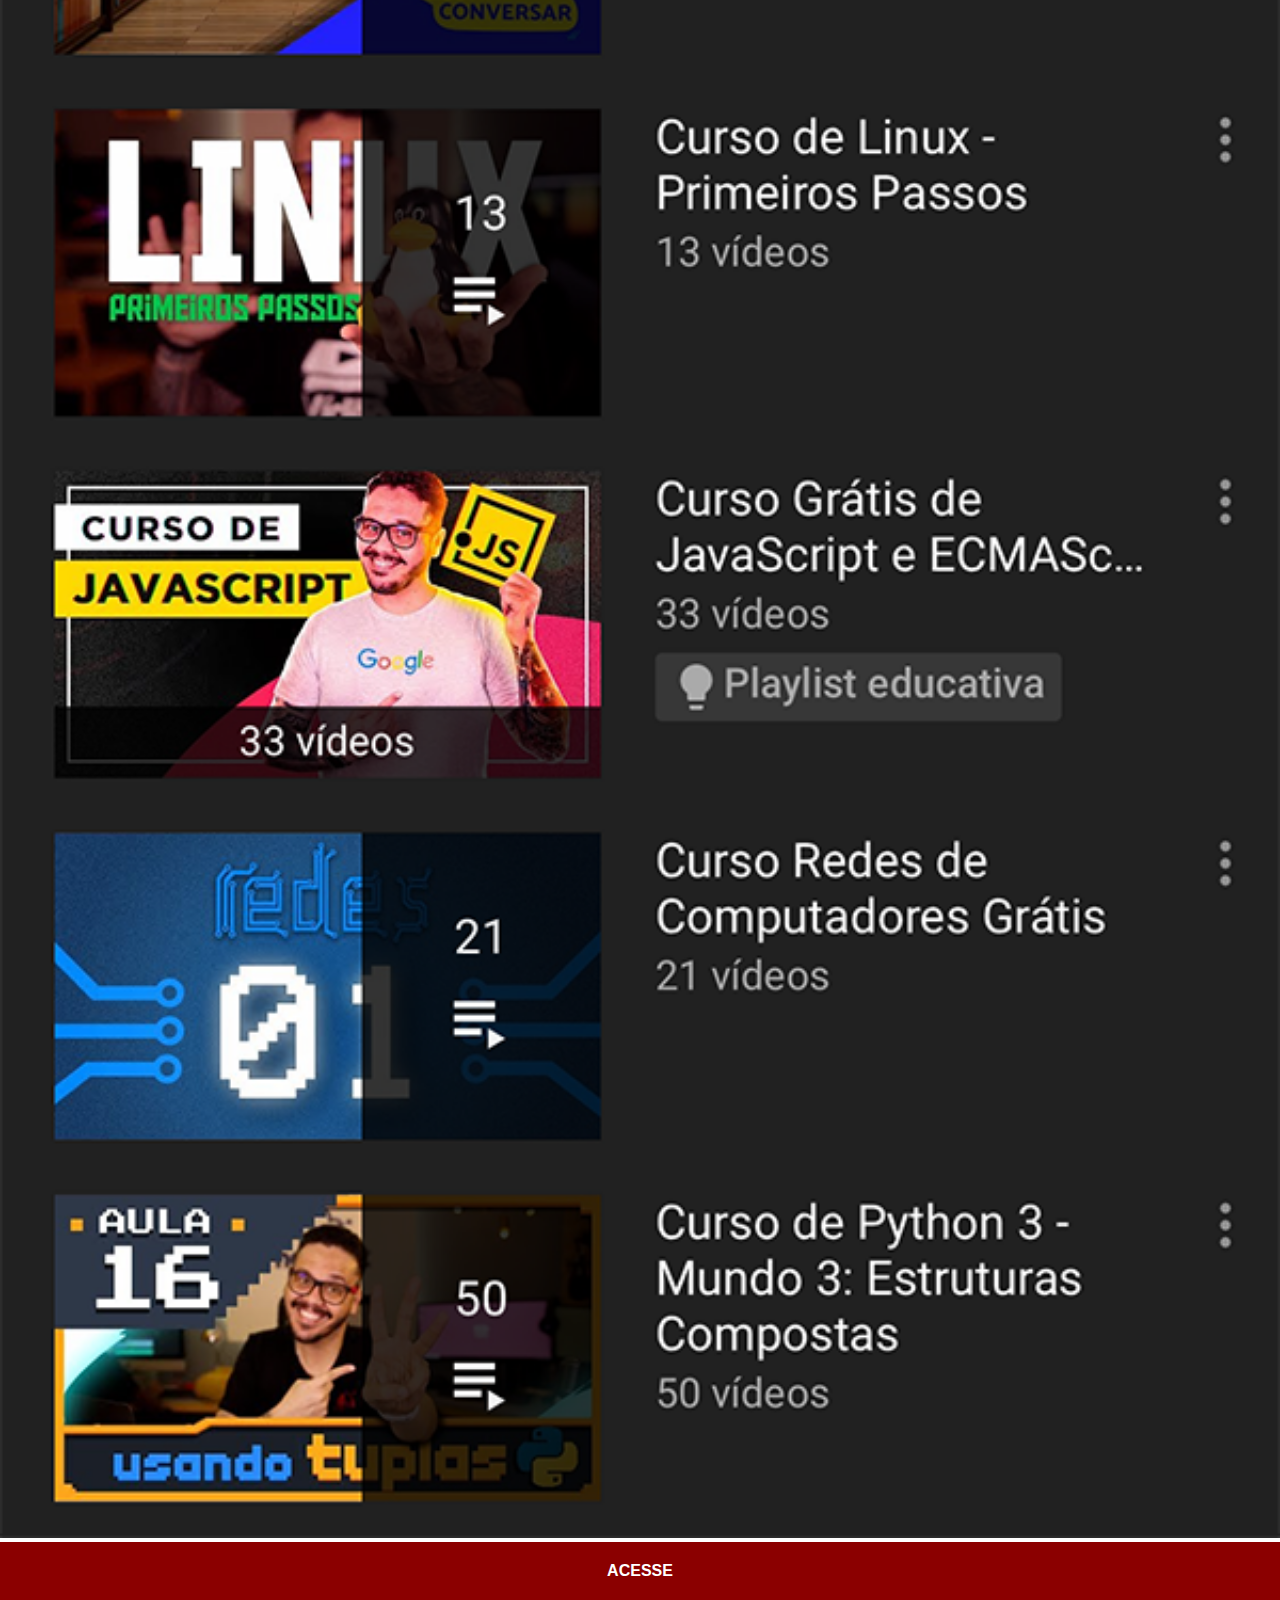
<file: youtube.html>
<!DOCTYPE html>
<html lang="pt-br">
<head>
    <meta charset="UTF-8">
    <meta name="viewport" content="width=device-width, initial-scale=1.0">
    <title>YouTube</title>
    <link rel="stylesheet" href="estilos/social.css">
</head>
<body>
    <img src="imagens/tela-youtube.png" alt="YouTube">
    <a href="https://www.youtube.com/@CursoemVideo/playlists" target="_blank">ACESSE</a>
</body>
</html>
</file>
<file: estilos/social.css>
@charset "UTF-8";

* {
    margin: 0px;
    padding: 0px;
    font-family: Arial, Helvetica, sans-serif;
}

img {
    width: 100vw;
} 

::-webkit-scrollbar {
    width: 0px;
    height: 0px;
}

a {
    display: block; 
    background-color: darkred;
    color: white;
    padding: 20px;
    text-align: center;
    font-weight: bolder;
    text-decoration: none;
}

a:hover {
    background-color: red;
}
</file>
